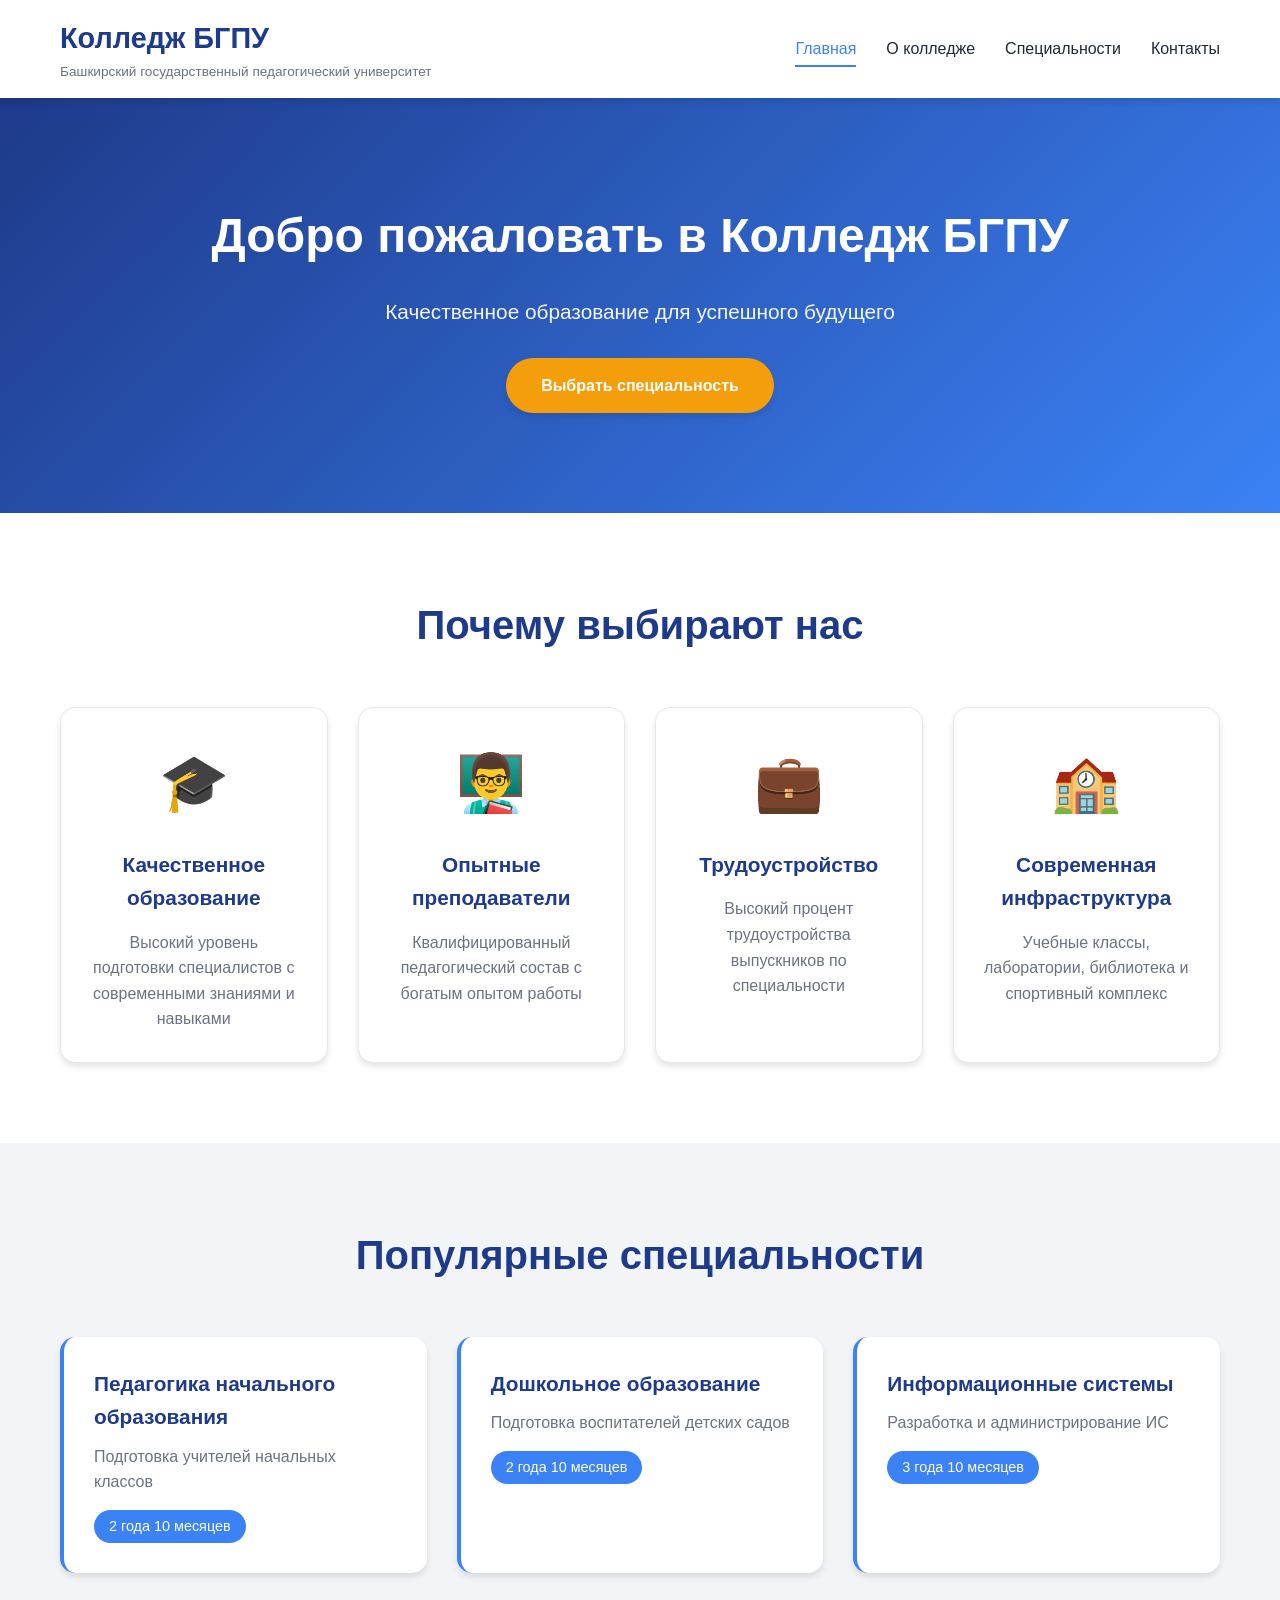
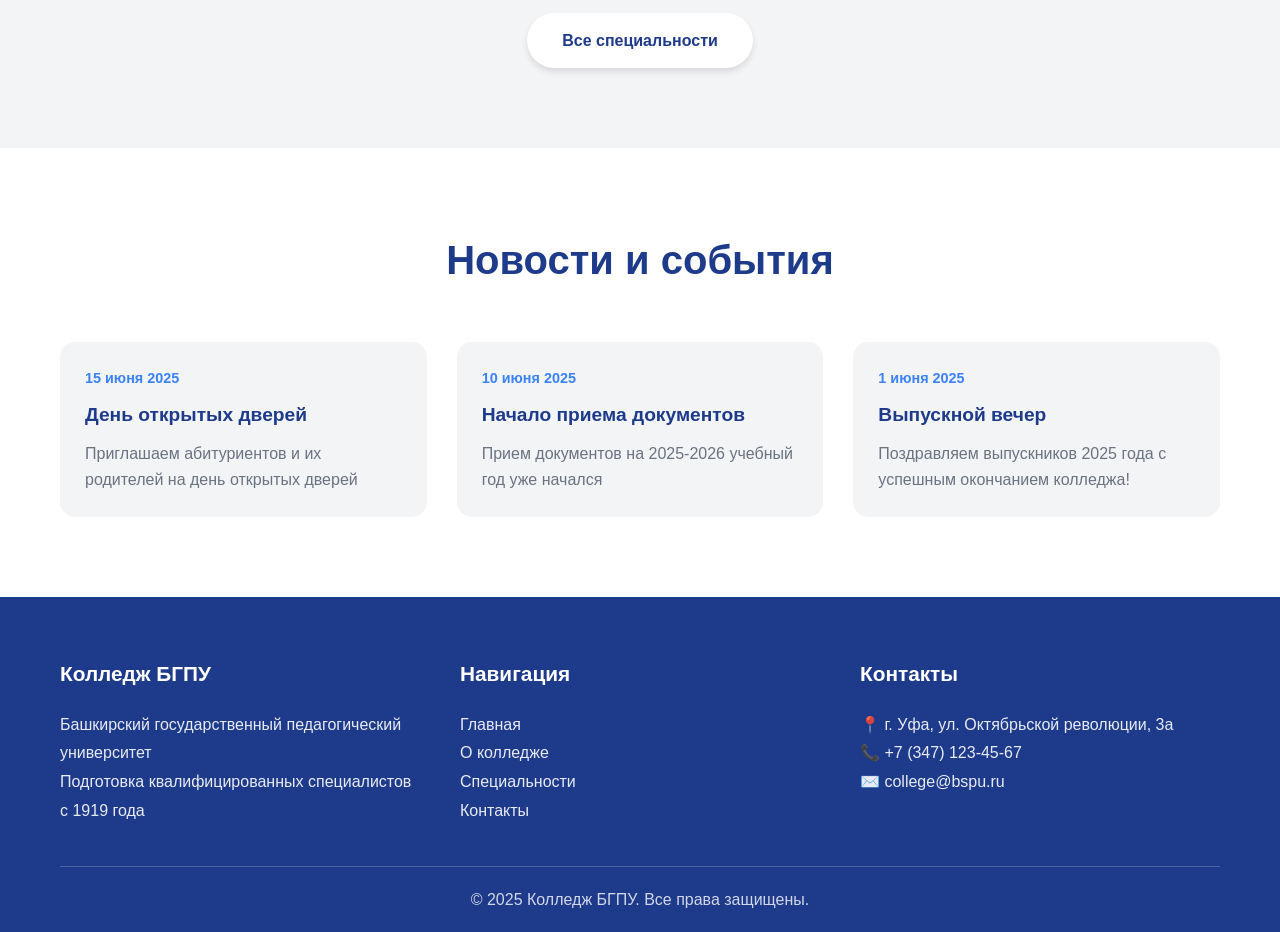
<file: колледж бгпу/index.html>
<!DOCTYPE html>
<html lang="ru">
<head>
    <meta charset="UTF-8">
    <meta name="viewport" content="width=device-width, initial-scale=1.0">
    <title>Колледж БГПУ - Башкирский государственный педагогический университет</title>
    <link rel="stylesheet" href="style.css">
</head>
<body>
    <header>
        <div class="container">
            <div class="logo">
                <h1>Колледж БГПУ</h1>
                <p>Башкирский государственный педагогический университет</p>
            </div>
            <nav>
                <ul>
                    <li><a href="index.html" class="active">Главная</a></li>
                    <li><a href="about.html">О колледже</a></li>
                    <li><a href="programs.html">Специальности</a></li>
                    <li><a href="contacts.html">Контакты</a></li>
                </ul>
            </nav>
        </div>
    </header>

    <section class="hero">
        <div class="container">
            <h2>Добро пожаловать в Колледж БГПУ</h2>
            <p>Качественное образование для успешного будущего</p>
            <a href="programs.html" class="btn">Выбрать специальность</a>
        </div>
    </section>

    <section class="features">
        <div class="container">
            <h2>Почему выбирают нас</h2>
            <div class="features-grid">
                <div class="feature-card">
                    <div class="icon">🎓</div>
                    <h3>Качественное образование</h3>
                    <p>Высокий уровень подготовки специалистов с современными знаниями и навыками</p>
                </div>
                <div class="feature-card">
                    <div class="icon">👨‍🏫</div>
                    <h3>Опытные преподаватели</h3>
                    <p>Квалифицированный педагогический состав с богатым опытом работы</p>
                </div>
                <div class="feature-card">
                    <div class="icon">💼</div>
                    <h3>Трудоустройство</h3>
                    <p>Высокий процент трудоустройства выпускников по специальности</p>
                </div>
                <div class="feature-card">
                    <div class="icon">🏫</div>
                    <h3>Современная инфраструктура</h3>
                    <p>Учебные классы, лаборатории, библиотека и спортивный комплекс</p>
                </div>
            </div>
        </div>
    </section>

    <section class="programs-preview">
        <div class="container">
            <h2>Популярные специальности</h2>
            <div class="programs-grid">
                <div class="program-card">
                    <h3>Педагогика начального образования</h3>
                    <p>Подготовка учителей начальных классов</p>
                    <span class="duration">2 года 10 месяцев</span>
                </div>
                <div class="program-card">
                    <h3>Дошкольное образование</h3>
                    <p>Подготовка воспитателей детских садов</p>
                    <span class="duration">2 года 10 месяцев</span>
                </div>
                <div class="program-card">
                    <h3>Информационные системы</h3>
                    <p>Разработка и администрирование ИС</p>
                    <span class="duration">3 года 10 месяцев</span>
                </div>
            </div>
            <a href="programs.html" class="btn btn-secondary">Все специальности</a>
        </div>
    </section>

    <section class="news">
        <div class="container">
            <h2>Новости и события</h2>
            <div class="news-grid">
                <div class="news-card">
                    <div class="news-date">15 июня 2025</div>
                    <h3>День открытых дверей</h3>
                    <p>Приглашаем абитуриентов и их родителей на день открытых дверей</p>
                </div>
                <div class="news-card">
                    <div class="news-date">10 июня 2025</div>
                    <h3>Начало приема документов</h3>
                    <p>Прием документов на 2025-2026 учебный год уже начался</p>
                </div>
                <div class="news-card">
                    <div class="news-date">1 июня 2025</div>
                    <h3>Выпускной вечер</h3>
                    <p>Поздравляем выпускников 2025 года с успешным окончанием колледжа!</p>
                </div>
            </div>
        </div>
    </section>

    <footer>
        <div class="container">
            <div class="footer-content">
                <div class="footer-section">
                    <h3>Колледж БГПУ</h3>
                    <p>Башкирский государственный педагогический университет</p>
                    <p>Подготовка квалифицированных специалистов с 1919 года</p>
                </div>
                <div class="footer-section">
                    <h3>Навигация</h3>
                    <ul>
                        <li><a href="index.html">Главная</a></li>
                        <li><a href="about.html">О колледже</a></li>
                        <li><a href="programs.html">Специальности</a></li>
                        <li><a href="contacts.html">Контакты</a></li>
                    </ul>
                </div>
                <div class="footer-section">
                    <h3>Контакты</h3>
                    <p>📍 г. Уфа, ул. Октябрьской революции, 3а</p>
                    <p>📞 +7 (347) 123-45-67</p>
                    <p>✉️ college@bspu.ru</p>
                </div>
            </div>
            <div class="footer-bottom">
                <p>&copy; 2025 Колледж БГПУ. Все права защищены.</p>
            </div>
        </div>
    </footer>
</body>
</html>
</file>
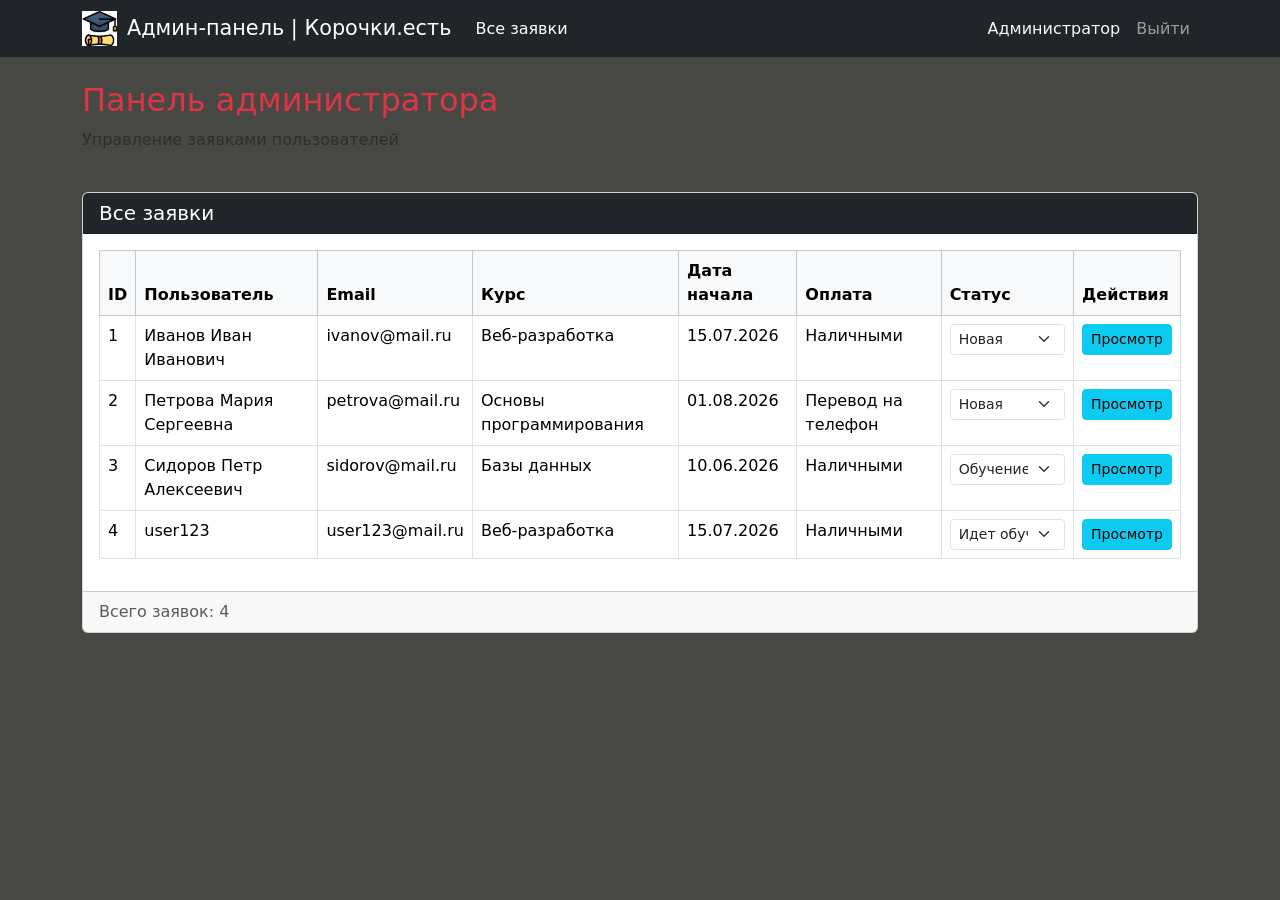
<file: admin.html>
<!DOCTYPE html>
<html lang="ru">
<head>
    <meta charset="UTF-8">
    <meta name="viewport" content="width=device-width, initial-scale=1.0">
    <title>Панель администратора - Коробки.есть</title>
    <link href="https://cdn.jsdelivr.net/npm/bootstrap@5.3.0/dist/css/bootstrap.min.css" rel="stylesheet">
    <link rel="stylesheet" href="style.css">

</head>
<body>
    <nav class="navbar navbar-expand-lg navbar-dark bg-dark">
        <div class="container">
            <div class="logo-container">
                <img src="icon.png" alt="Logo" class="logo-icon">
                <a class="navbar-brand" href="#">Админ-панель | Корочки.есть</a>
            </div>
            <button class="navbar-toggler" type="button" data-bs-toggle="collapse" data-bs-target="#navbarNav">
                <span class="navbar-toggler-icon"></span>
            </button>
            <div class="collapse navbar-collapse" id="navbarNav">
                <ul class="navbar-nav me-auto">
                    <li class="nav-item">
                        <a class="nav-link active" href="admin.html">Все заявки</a>
                    </li>
                </ul>
                <ul class="navbar-nav">
                    <li class="nav-item">
                        <span class="nav-link text-light">Администратор</span>
                    </li>
                    <li class="nav-item">
                        <a class="nav-link" href="auth.html">Выйти</a>
                    </li>
                </ul>
            </div>
        </div>
    </nav>

    <div class="container mt-4">
        <div class="row mb-4">
            <div class="col">
                <h2 class="text-danger">Панель администратора</h2>
                <p class="text-muted">Управление заявками пользователей</p>
            </div>
        </div>

        <div class="card">
            <div class="card-header bg-dark text-white">
                <h5 class="mb-0">Все заявки</h5>
            </div>
            <div class="card-body">
                <div class="table-responsive">
                    <table class="table table-bordered table-hover">
                        <thead class="table-light">
                            <tr>
                                <th>ID</th>
                                <th>Пользователь</th>
                                <th>Email</th>
                                <th>Курс</th>
                                <th>Дата начала</th>
                                <th>Оплата</th>
                                <th>Статус</th>
                                <th>Действия</th>
                            </tr>
                        </thead>
                        <tbody>
                            <tr>
                                <td>1</td>
                                <td>Иванов Иван Иванович</td>
                                <td>ivanov@mail.ru</td>
                                <td>Веб-разработка</td>
                                <td>15.07.2026</td>
                                <td>Наличными</td>
                                <td>
                                    <select class="form-select form-select-sm" onchange="updateStatus(this, 1)">
                                        <option value="new" selected>Новая</option>
                                        <option value="inprogress">Идет обучение</option>
                                        <option value="completed">Обучение завершено</option>
                                    </select>
                                </td>
                                <td>
                                    <button class="btn btn-sm btn-info" onclick="viewDetails(1)">
                                        Просмотр
                                    </button>
                                </td>
                            </tr>
                            <tr>
                                <td>2</td>
                                <td>Петрова Мария Сергеевна</td>
                                <td>petrova@mail.ru</td>
                                <td>Основы программирования</td>
                                <td>01.08.2026</td>
                                <td>Перевод на телефон</td>
                                <td>
                                    <select class="form-select form-select-sm" onchange="updateStatus(this, 2)">
                                        <option value="new" selected>Новая</option>
                                        <option value="inprogress">Идет обучение</option>
                                        <option value="completed">Обучение завершено</option>
                                    </select>
                                </td>
                                <td>
                                    <button class="btn btn-sm btn-info" onclick="viewDetails(2)">
                                        Просмотр
                                    </button>
                                </td>
                            </tr>
                            <tr>
                                <td>3</td>
                                <td>Сидоров Петр Алексеевич</td>
                                <td>sidorov@mail.ru</td>
                                <td>Базы данных</td>
                                <td>10.06.2026</td>
                                <td>Наличными</td>
                                <td>
                                    <select class="form-select form-select-sm" onchange="updateStatus(this, 3)">
                                        <option value="new">Новая</option>
                                        <option value="inprogress">Идет обучение</option>
                                        <option value="completed" selected>Обучение завершено</option>
                                    </select>
                                </td>
                                <td>
                                    <button class="btn btn-sm btn-info" onclick="viewDetails(3)">
                                        Просмотр
                                    </button>
                                </td>
                            </tr>
                            <tr>
                                <td>4</td>
                                <td>user123</td>
                                <td>user123@mail.ru</td>
                                <td>Веб-разработка</td>
                                <td>15.07.2026</td>
                                <td>Наличными</td>
                                <td>
                                    <select class="form-select form-select-sm" onchange="updateStatus(this, 4)">
                                        <option value="new">Новая</option>
                                        <option value="inprogress" selected>Идет обучение</option>
                                        <option value="completed">Обучение завершено</option>
                                    </select>
                                </td>
                                <td>
                                    <button class="btn btn-sm btn-info" onclick="viewDetails(4)">
                                        Просмотр
                                    </button>
                                </td>
                            </tr>
                        </tbody>
                    </table>
                </div>
            </div>
            <div class="card-footer text-muted">
                Всего заявок: 4
            </div>
        </div>
    </div>

   
</body>
</html>
</file>
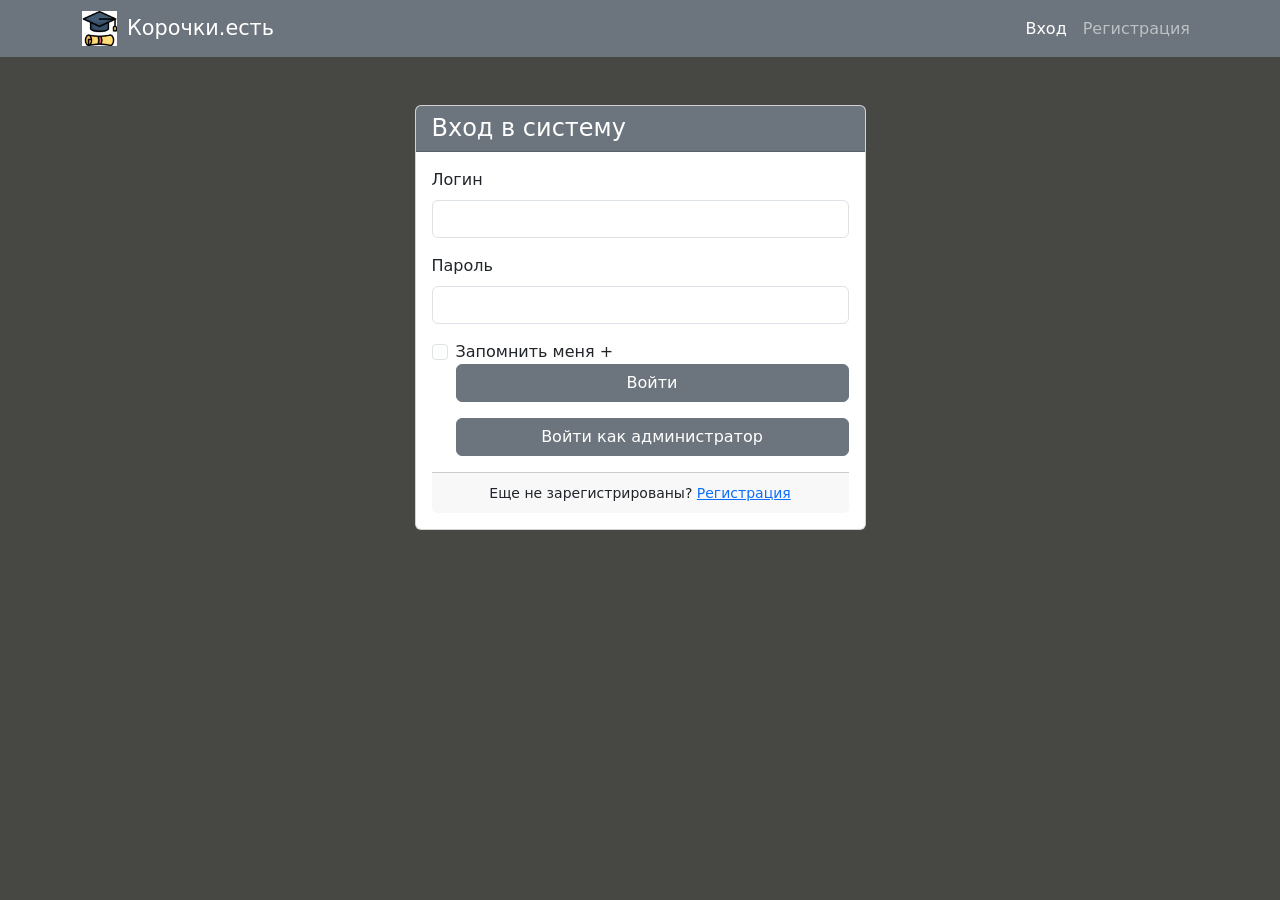
<file: auth.html>
<!DOCTYPE html>
<html lang="ru">
<head>
    <meta charset="UTF-8">
    <meta name="viewport" content="width=device-width, initial-scale=1.0">
    <title>Вход - Коробки.есть</title>
    <link href="https://cdn.jsdelivr.net/npm/bootstrap@5.3.0/dist/css/bootstrap.min.css" rel="stylesheet">
    <link rel="stylesheet" href="style.css">

</head>
<body>
    <nav class="navbar navbar-expand-lg navbar-dark bg-secondary">
        <div class="container">
            <div class="logo-container">
                <img src="icon.png" alt="Logo" class="logo-icon">
                <a class="navbar-brand" href="#">Корочки.есть</a>
            </div>
            <div class="navbar-nav">
                <a class="nav-link active" href="auth.html">Вход</a>
                <a class="nav-link" href="index.html">Регистрация</a>
            </div>
        </div>
    </nav>

    <div class="container mt-5">
        <div class="row justify-content-center">
            <div class="col-md-5">
                <div class="card">
                    <div class="card-header bg-secondary text-white">
                        <h4 class="mb-0">Вход в систему</h4>
                    </div>
                    <div class="card-body">
                        <form id="loginForm">
                            <div class="mb-3">
                                <label for="login" class="form-label">Логин</label>
                                <input type="text" class="form-control" id="login" name="login" required>
                            </div>

                            <div class="mb-3">
                                <label for="password" class="form-label">Пароль</label>
                                <input type="password" class="form-control" id="password" name="password" required>
                            </div>

                            <div class="mb-3 form-check">
                                <input type="checkbox" class="form-check-input" id="remember">
                                <label class="form-check-label" for="remember">Запомнить меня</label>
+                            <div id="errorMsg" class="alert alert-danger d-none"></div>

                            <div class="d-grid gap-2">
                                <a href="dashboard.html" class="btn btn-secondary">Войти</a>
                            </div>
                            <p></p>
                             <div class="d-grid gap-2">
                                <a href="admin.html" class="btn btn-secondary">Войти как администратор</a>
                            </div>
                        </form>
                    </div>
                    <div class="card-footer text-center">
                        <small>Еще не зарегистрированы? <a href="index.html">Регистрация</a></small>
                    </div>
                </div>
            </div>
        </div>
    </div>

    
</body>
</html>
</file>
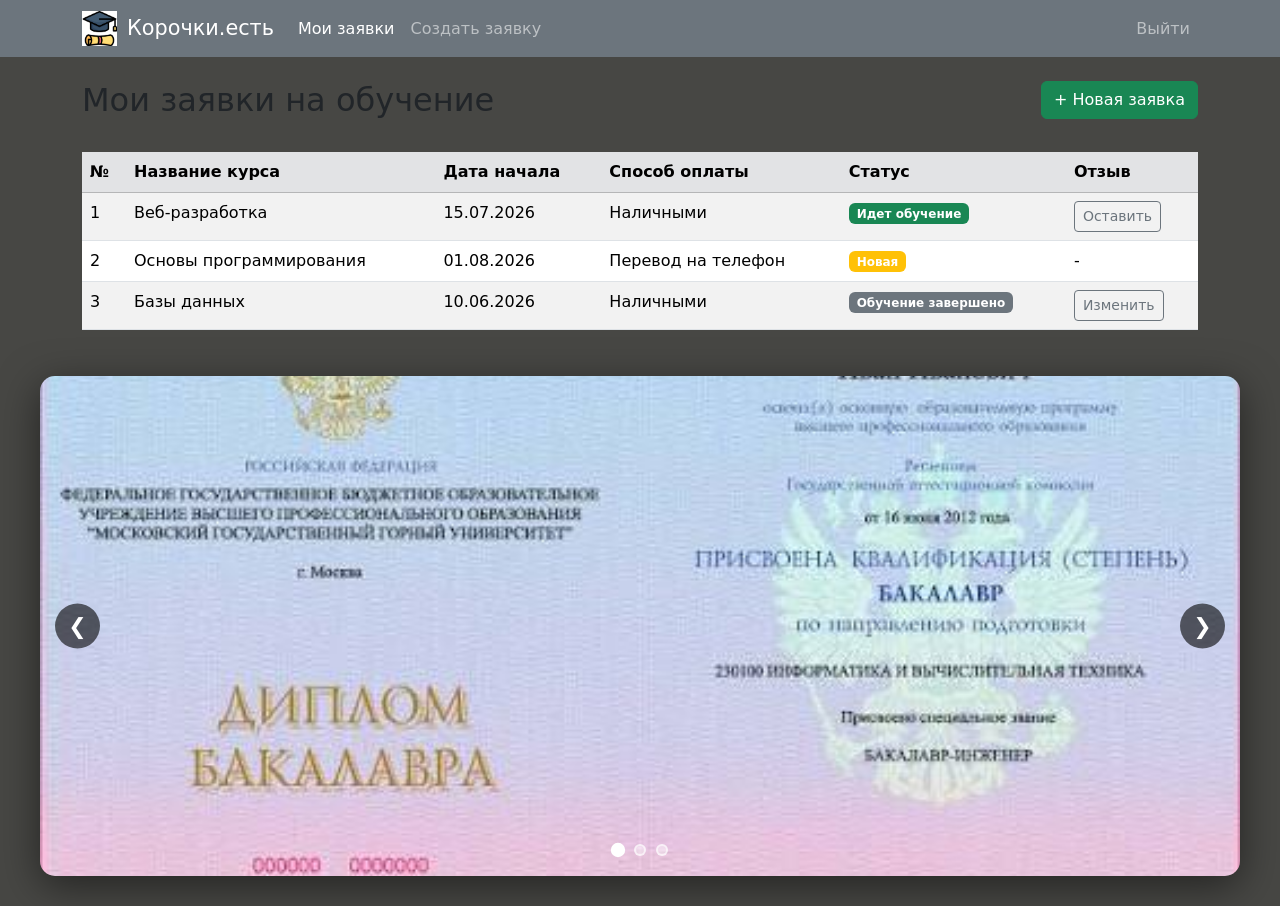
<file: dashboard.html>
<!DOCTYPE html>
<html lang="ru">
<head>
    <meta charset="UTF-8">
    <meta name="viewport" content="width=device-width, initial-scale=1.0">
    <title>Мои заявки - Коробки.есть</title>
    <link href="https://cdn.jsdelivr.net/npm/bootstrap@5.3.0/dist/css/bootstrap.min.css" rel="stylesheet">
    <link rel="stylesheet" href="style.css">

</head>
<body>
    <nav class="navbar navbar-expand-lg navbar-dark bg-secondary">
        <div class="container">
            <div class="logo-container">
                <img src="icon.png" alt="Logo" class="logo-icon">
                <a class="navbar-brand" href="#">Корочки.есть</a>
            </div>
            <button class="navbar-toggler" type="button" data-bs-toggle="collapse" data-bs-target="#navbarNav">
                <span class="navbar-toggler-icon"></span>
            </button>
            <div class="collapse navbar-collapse" id="navbarNav">
                <ul class="navbar-nav me-auto">
                    <li class="nav-item">
                        <a class="nav-link active" href="dashboard.html">Мои заявки</a>
                    </li>
                    <li class="nav-item">
                        <a class="nav-link" href="application.html">Создать заявку</a>
                    </li>
                </ul>
                <ul class="navbar-nav">
                    <li class="nav-item">
                        <a class="nav-link" href="auth.html">Выйти</a>
                    </li>
                </ul>
            </div>
        </div>
    </nav>

    <!-- Slider Section -->
   

    <div class="container mt-4">
        <div class="row mb-4">
            <div class="col">
                <h2>Мои заявки на обучение</h2>
            </div>
            <div class="col text-end">
                <a href="application.html" class="btn btn-success">+ Новая заявка</a>
            </div>
        </div>

        <div class="table-responsive">
            <table class="table table-striped table-hover">
                <thead class="table-secondary">
                    <tr>
                        <th>№</th>
                        <th>Название курса</th>
                        <th>Дата начала</th>
                        <th>Способ оплаты</th>
                        <th>Статус</th>
                        <th>Отзыв</th>
                    </tr>
                </thead>
                <tbody id="requestsTable">
                    <tr>
                        <td>1</td>
                        <td>Веб-разработка</td>
                        <td>15.07.2026</td>
                        <td>Наличными</td>
                        <td><span class="badge bg-success">Идет обучение</span></td>
                        <td>
                            <button class="btn btn-sm btn-outline-secondary" data-bs-toggle="modal" data-bs-target="#reviewModal1">
                                Оставить
                            </button>
                        </td>
                    </tr>
                    <tr>
                        <td>2</td>
                        <td>Основы программирования</td>
                        <td>01.08.2026</td>
                        <td>Перевод на телефон</td>
                        <td><span class="badge bg-warning">Новая</span></td>
                        <td>-</td>
                    </tr>
                    <tr>
                        <td>3</td>
                        <td>Базы данных</td>
                        <td>10.06.2026</td>
                        <td>Наличными</td>
                        <td><span class="badge bg-secondary">Обучение завершено</span></td>
                        <td>
                            <button class="btn btn-sm btn-outline-secondary" data-bs-toggle="modal" data-bs-target="#reviewModal2">
                                Изменить
                            </button>
                        </td>
                    </tr>
                </tbody>
            </table>
        </div>
    </div>
     <div class="slider-container">
        <div class="slider">
            <div class="slide active">
                <img src="slider/1.jpg" alt="Slide 1">
            </div>
            <div class="slide">
                <img src="slider/2.jpg" alt="Slide 2">
            </div>
            <div class="slide">
                <img src="slider/3.jpg" alt="Slide 3">
            </div>
        </div>
        <button class="slider-arrow prev">&#10094;</button>
        <button class="slider-arrow next">&#10095;</button>
        <div class="slider-dots">
            <span class="dot active"></span>
            <span class="dot"></span>
            <span class="dot"></span>
        </div>
    </div>

    <!-- Модальное окно для отзыва -->
    <div class="modal fade" id="reviewModal1" tabindex="-1">
        <div class="modal-dialog">
            <div class="modal-content">
                <div class="modal-header">
                    <h5 class="modal-title">Оставить отзыв</h5>
                    <button type="button" class="btn-close" data-bs-dismiss="modal"></button>
                </div>
                <div class="modal-body">
                    <form>
                        <div class="mb-3">
                            <label class="form-label">Ваш отзыв о курсе</label>
                            <textarea class="form-control" rows="3"></textarea>
                        </div>
                        <div class="mb-3">
                            <label class="form-label">Оценка</label>
                            <select class="form-select">
                                <option>5 - Отлично</option>
                                <option>4 - Хорошо</option>
                                <option>3 - Удовлетворительно</option>
                                <option>2 - Неудовлетворительно</option>
                            </select>
                        </div>
                    </form>
                </div>
                <div class="modal-footer">
                    <button type="button" class="btn btn-secondary" data-bs-dismiss="modal">Отмена</button>
                    <button type="button" class="btn btn-secondary">Отправить отзыв</button>
                </div>
            </div>
        </div>
    </div>

    <div class="modal fade" id="reviewModal2" tabindex="-1">
        <div class="modal-dialog">
            <div class="modal-content">
                <div class="modal-header">
                    <h5 class="modal-title">Отзыв о курсе "Базы данных"</h5>
                    <button type="button" class="btn-close" data-bs-dismiss="modal"></button>
                </div>
                <div class="modal-body">
                    <p><strong>Ваш отзыв:</strong> Отличный курс, все понятно объясняют!</p>
                    <p><strong>Оценка:</strong> 5 - Отлично</p>
                </div>
                <div class="modal-footer">
                    <button type="button" class="btn btn-secondary" data-bs-dismiss="modal">Закрыть</button>
                </div>
            </div>
        </div>
    </div>

    <script src="https://cdn.jsdelivr.net/npm/bootstrap@5.3.0/dist/js/bootstrap.bundle.min.js"></script>
    <script src="script.js" defer></script>
</body>
</html>
</file>
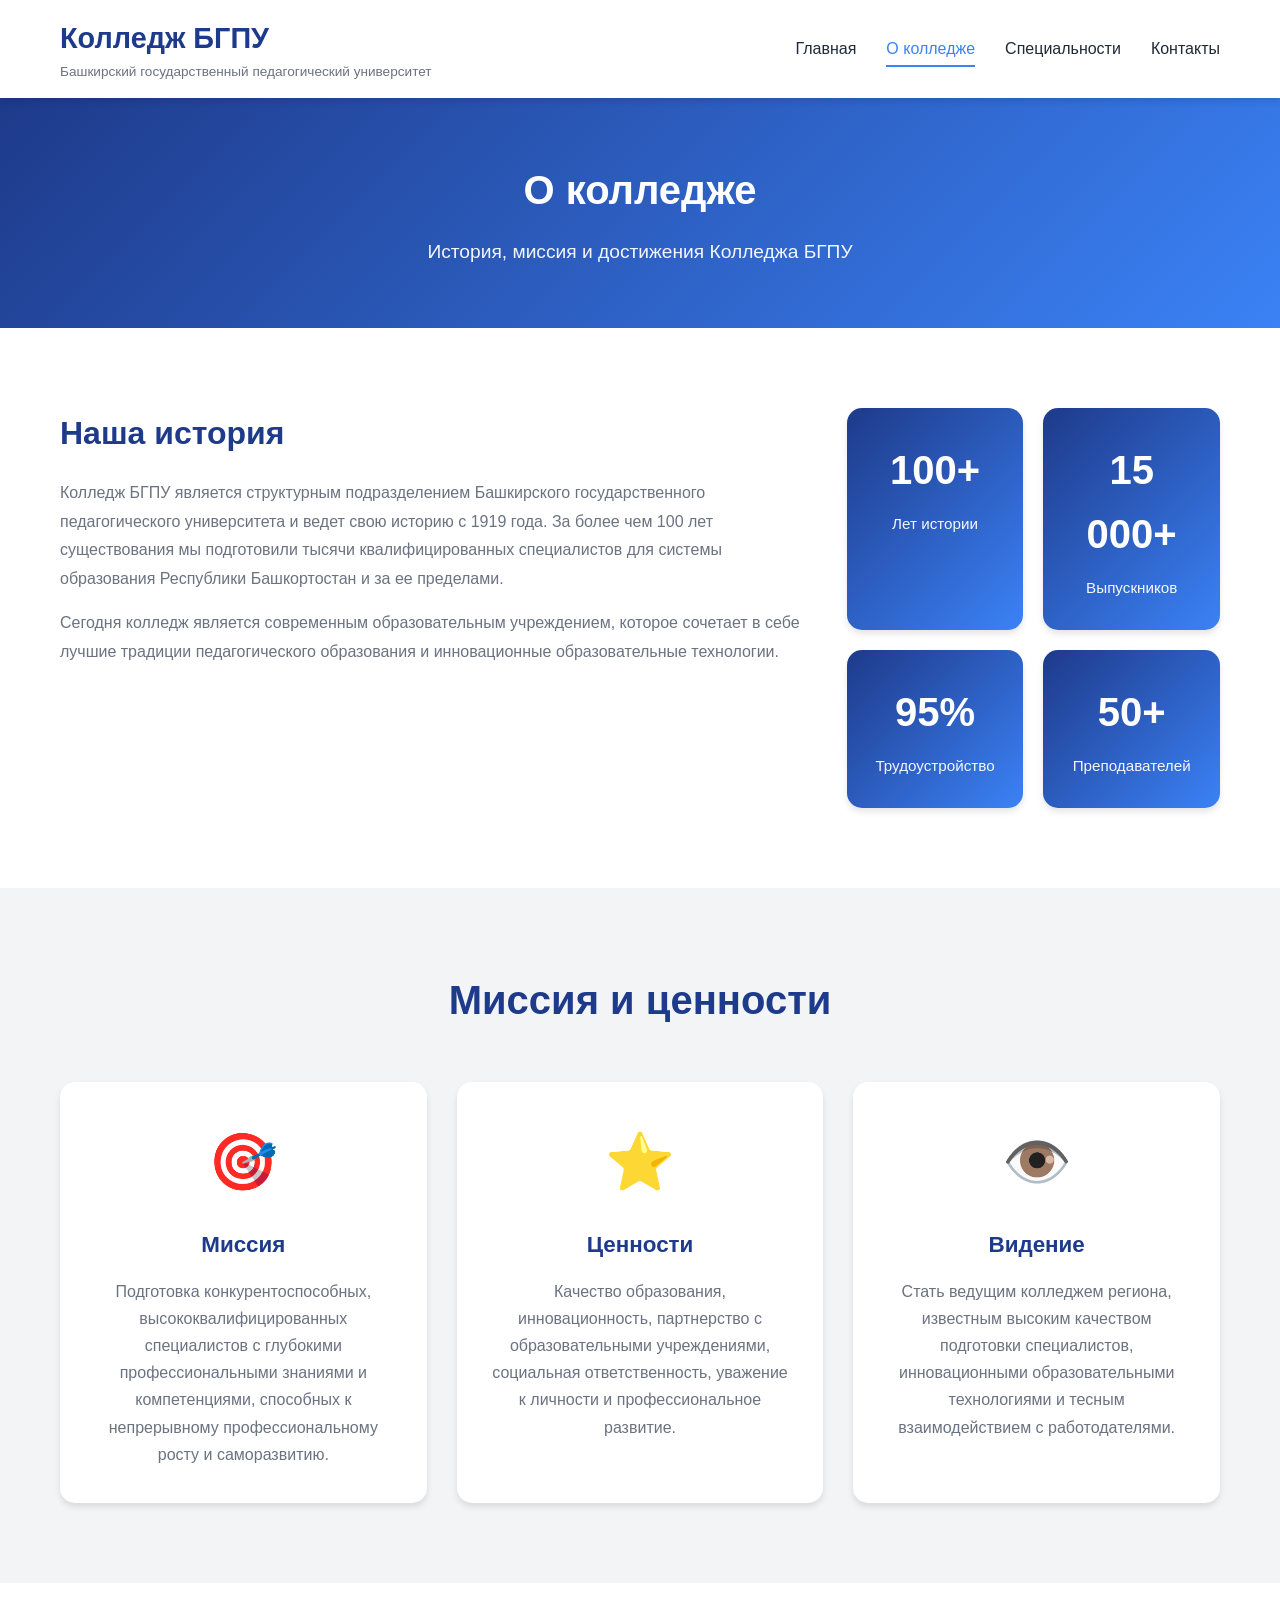
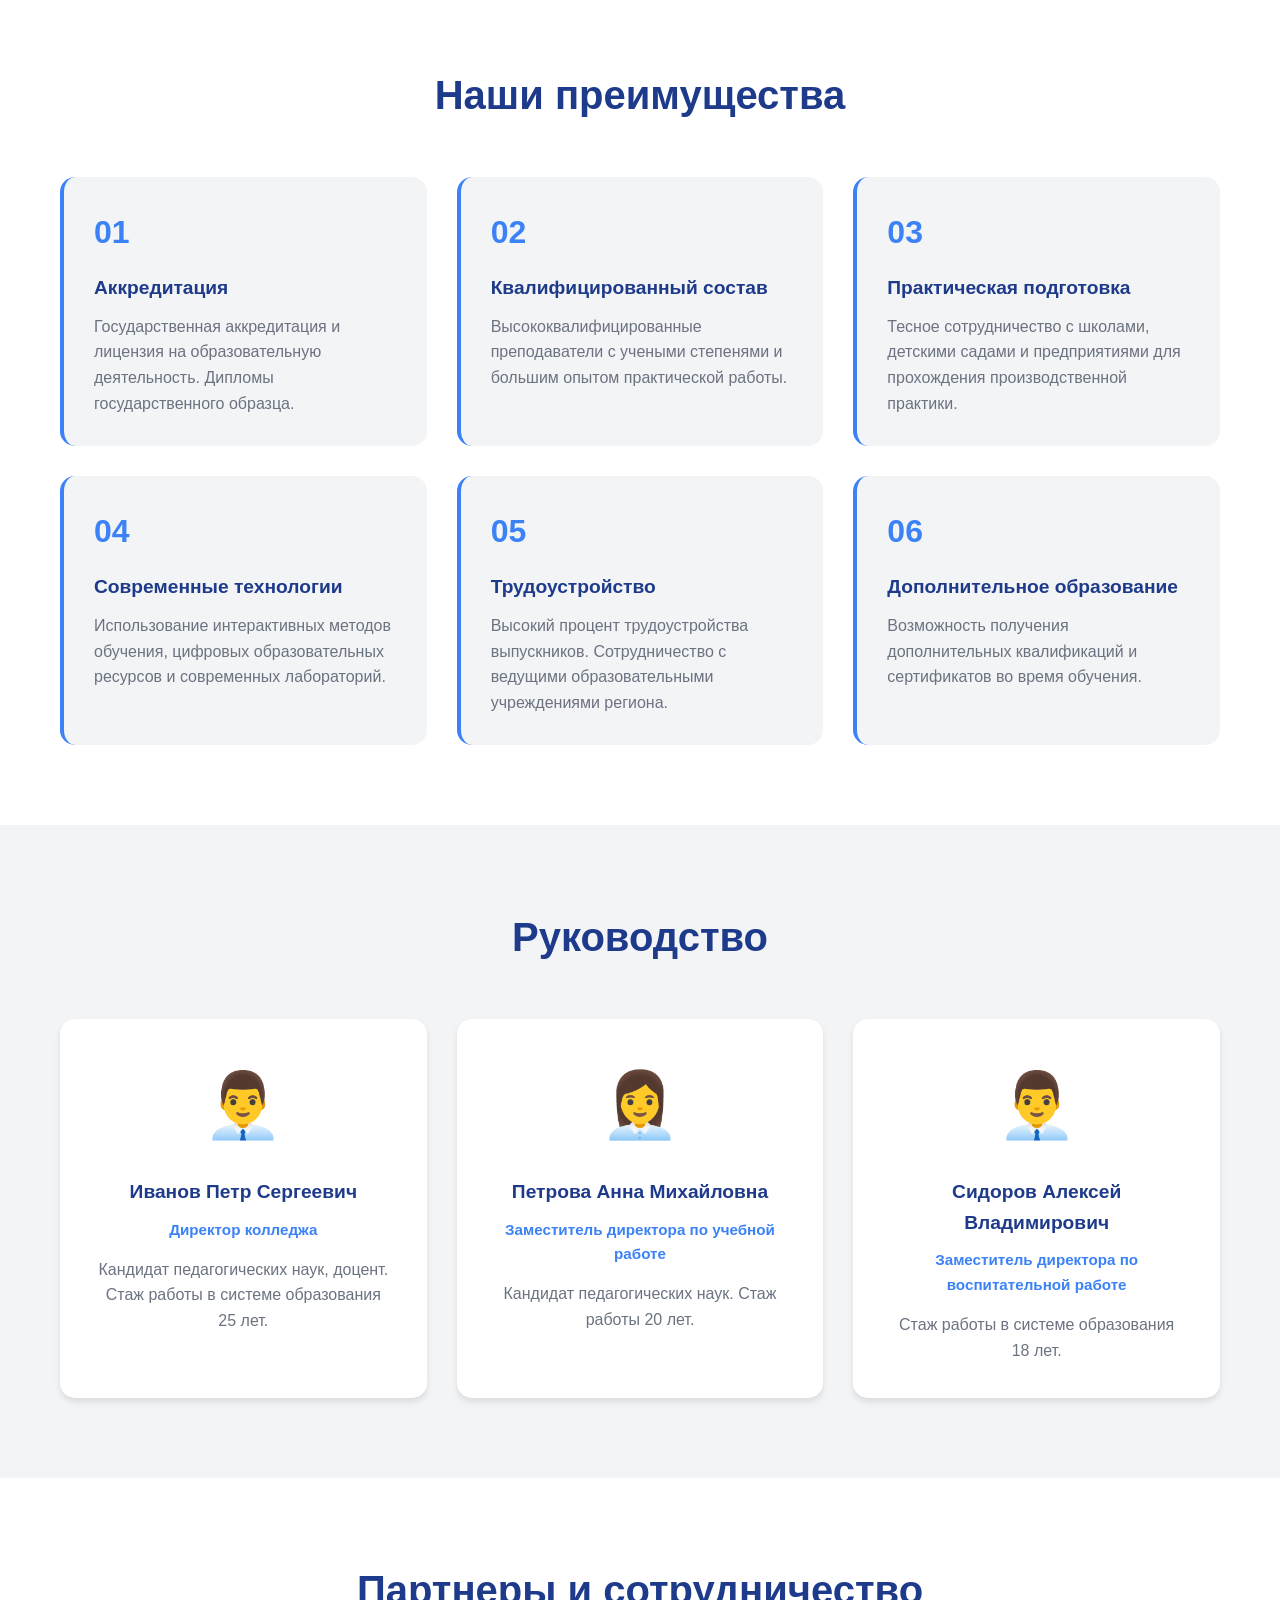
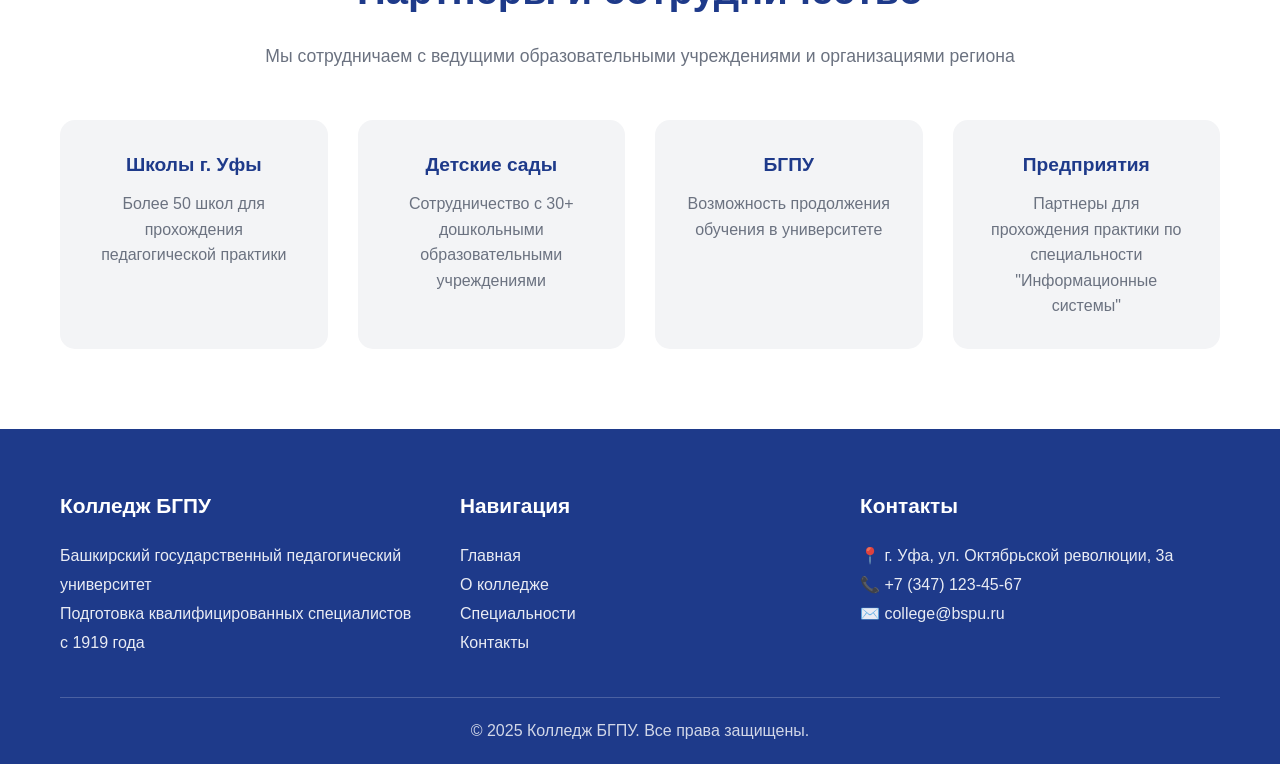
<file: колледж бгпу/about.html>
<!DOCTYPE html>
<html lang="ru">
<head>
    <meta charset="UTF-8">
    <meta name="viewport" content="width=device-width, initial-scale=1.0">
    <title>О колледже - Колледж БГПУ</title>
    <link rel="stylesheet" href="style.css">
</head>
<body>
    <header>
        <div class="container">
            <div class="logo">
                <h1>Колледж БГПУ</h1>
                <p>Башкирский государственный педагогический университет</p>
            </div>
            <nav>
                <ul>
                    <li><a href="index.html">Главная</a></li>
                    <li><a href="about.html" class="active">О колледже</a></li>
                    <li><a href="programs.html">Специальности</a></li>
                    <li><a href="contacts.html">Контакты</a></li>
                </ul>
            </nav>
        </div>
    </header>

    <section class="page-header">
        <div class="container">
            <h1>О колледже</h1>
            <p>История, миссия и достижения Колледжа БГПУ</p>
        </div>
    </section>

    <section class="about-intro">
        <div class="container">
            <div class="about-content">
                <div class="about-text">
                    <h2>Наша история</h2>
                    <p>Колледж БГПУ является структурным подразделением Башкирского государственного педагогического университета и ведет свою историю с 1919 года. За более чем 100 лет существования мы подготовили тысячи квалифицированных специалистов для системы образования Республики Башкортостан и за ее пределами.</p>
                    <p>Сегодня колледж является современным образовательным учреждением, которое сочетает в себе лучшие традиции педагогического образования и инновационные образовательные технологии.</p>
                </div>
                <div class="about-stats">
                    <div class="stat-card">
                        <div class="stat-number">100+</div>
                        <div class="stat-label">Лет истории</div>
                    </div>
                    <div class="stat-card">
                        <div class="stat-number">15 000+</div>
                        <div class="stat-label">Выпускников</div>
                    </div>
                    <div class="stat-card">
                        <div class="stat-number">95%</div>
                        <div class="stat-label">Трудоустройство</div>
                    </div>
                    <div class="stat-card">
                        <div class="stat-number">50+</div>
                        <div class="stat-label">Преподавателей</div>
                    </div>
                </div>
            </div>
        </div>
    </section>

    <section class="mission">
        <div class="container">
            <h2>Миссия и ценности</h2>
            <div class="mission-grid">
                <div class="mission-card">
                    <div class="mission-icon">🎯</div>
                    <h3>Миссия</h3>
                    <p>Подготовка конкурентоспособных, высококвалифицированных специалистов с глубокими профессиональными знаниями и компетенциями, способных к непрерывному профессиональному росту и саморазвитию.</p>
                </div>
                <div class="mission-card">
                    <div class="mission-icon">⭐</div>
                    <h3>Ценности</h3>
                    <p>Качество образования, инновационность, партнерство с образовательными учреждениями, социальная ответственность, уважение к личности и профессиональное развитие.</p>
                </div>
                <div class="mission-card">
                    <div class="mission-icon">👁️</div>
                    <h3>Видение</h3>
                    <p>Стать ведущим колледжем региона, известным высоким качеством подготовки специалистов, инновационными образовательными технологиями и тесным взаимодействием с работодателями.</p>
                </div>
            </div>
        </div>
    </section>

    <section class="advantages">
        <div class="container">
            <h2>Наши преимущества</h2>
            <div class="advantages-grid">
                <div class="advantage-item">
                    <div class="advantage-number">01</div>
                    <h3>Аккредитация</h3>
                    <p>Государственная аккредитация и лицензия на образовательную деятельность. Дипломы государственного образца.</p>
                </div>
                <div class="advantage-item">
                    <div class="advantage-number">02</div>
                    <h3>Квалифицированный состав</h3>
                    <p>Высококвалифицированные преподаватели с учеными степенями и большим опытом практической работы.</p>
                </div>
                <div class="advantage-item">
                    <div class="advantage-number">03</div>
                    <h3>Практическая подготовка</h3>
                    <p>Тесное сотрудничество с школами, детскими садами и предприятиями для прохождения производственной практики.</p>
                </div>
                <div class="advantage-item">
                    <div class="advantage-number">04</div>
                    <h3>Современные технологии</h3>
                    <p>Использование интерактивных методов обучения, цифровых образовательных ресурсов и современных лабораторий.</p>
                </div>
                <div class="advantage-item">
                    <div class="advantage-number">05</div>
                    <h3>Трудоустройство</h3>
                    <p>Высокий процент трудоустройства выпускников. Сотрудничество с ведущими образовательными учреждениями региона.</p>
                </div>
                <div class="advantage-item">
                    <div class="advantage-number">06</div>
                    <h3>Дополнительное образование</h3>
                    <p>Возможность получения дополнительных квалификаций и сертификатов во время обучения.</p>
                </div>
            </div>
        </div>
    </section>

    <section class="leadership">
        <div class="container">
            <h2>Руководство</h2>
            <div class="leadership-grid">
                <div class="leader-card">
                    <div class="leader-avatar">👨‍💼</div>
                    <h3>Иванов Петр Сергеевич</h3>
                    <p class="leader-position">Директор колледжа</p>
                    <p class="leader-info">Кандидат педагогических наук, доцент. Стаж работы в системе образования 25 лет.</p>
                </div>
                <div class="leader-card">
                    <div class="leader-avatar">👩‍💼</div>
                    <h3>Петрова Анна Михайловна</h3>
                    <p class="leader-position">Заместитель директора по учебной работе</p>
                    <p class="leader-info">Кандидат педагогических наук. Стаж работы 20 лет.</p>
                </div>
                <div class="leader-card">
                    <div class="leader-avatar">👨‍💼</div>
                    <h3>Сидоров Алексей Владимирович</h3>
                    <p class="leader-position">Заместитель директора по воспитательной работе</p>
                    <p class="leader-info">Стаж работы в системе образования 18 лет.</p>
                </div>
            </div>
        </div>
    </section>

    <section class="partners">
        <div class="container">
            <h2>Партнеры и сотрудничество</h2>
            <p class="partners-intro">Мы сотрудничаем с ведущими образовательными учреждениями и организациями региона</p>
            <div class="partners-grid">
                <div class="partner-card">
                    <h3>Школы г. Уфы</h3>
                    <p>Более 50 школ для прохождения педагогической практики</p>
                </div>
                <div class="partner-card">
                    <h3>Детские сады</h3>
                    <p>Сотрудничество с 30+ дошкольными образовательными учреждениями</p>
                </div>
                <div class="partner-card">
                    <h3>БГПУ</h3>
                    <p>Возможность продолжения обучения в университете</p>
                </div>
                <div class="partner-card">
                    <h3>Предприятия</h3>
                    <p>Партнеры для прохождения практики по специальности "Информационные системы"</p>
                </div>
            </div>
        </div>
    </section>

    <footer>
        <div class="container">
            <div class="footer-content">
                <div class="footer-section">
                    <h3>Колледж БГПУ</h3>
                    <p>Башкирский государственный педагогический университет</p>
                    <p>Подготовка квалифицированных специалистов с 1919 года</p>
                </div>
                <div class="footer-section">
                    <h3>Навигация</h3>
                    <ul>
                        <li><a href="index.html">Главная</a></li>
                        <li><a href="about.html">О колледже</a></li>
                        <li><a href="programs.html">Специальности</a></li>
                        <li><a href="contacts.html">Контакты</a></li>
                    </ul>
                </div>
                <div class="footer-section">
                    <h3>Контакты</h3>
                    <p>📍 г. Уфа, ул. Октябрьской революции, 3а</p>
                    <p>📞 +7 (347) 123-45-67</p>
                    <p>✉️ college@bspu.ru</p>
                </div>
            </div>
            <div class="footer-bottom">
                <p>&copy; 2025 Колледж БГПУ. Все права защищены.</p>
            </div>
        </div>
    </footer>
</body>
</html>
</file>
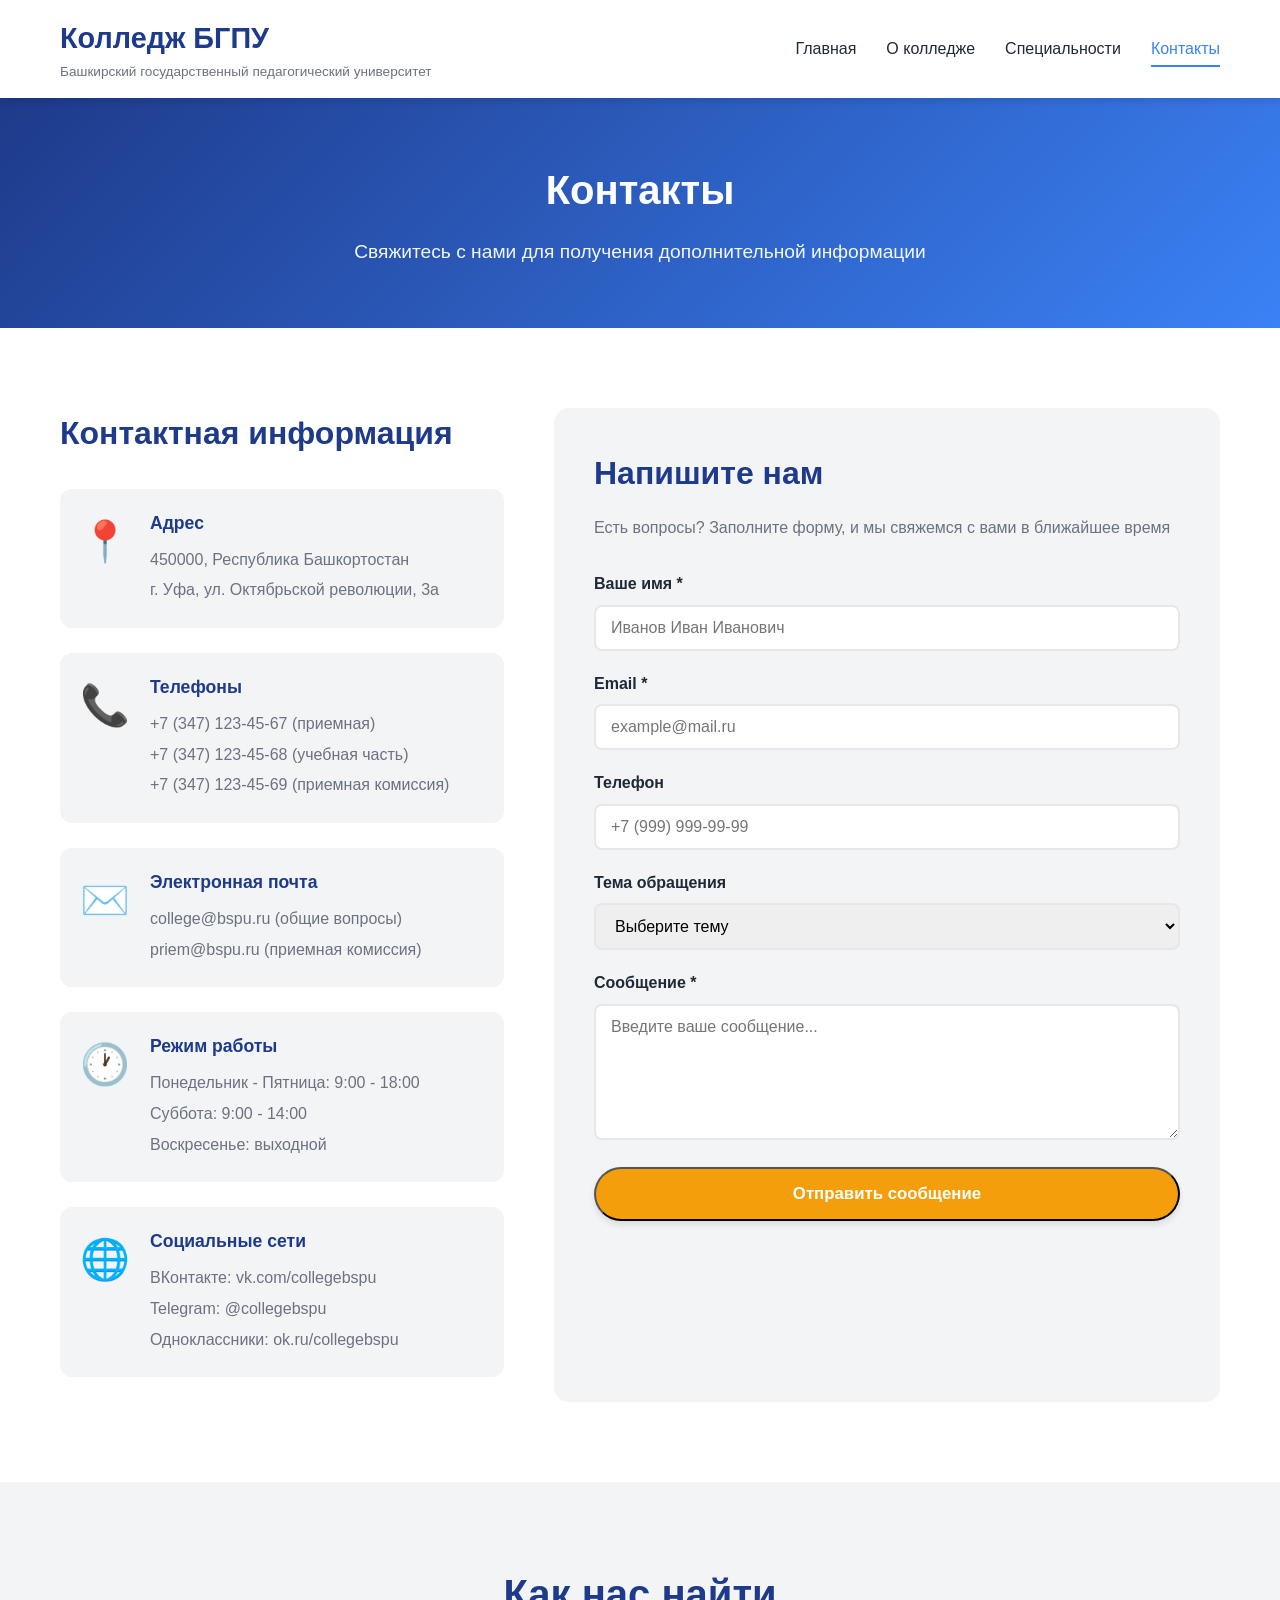
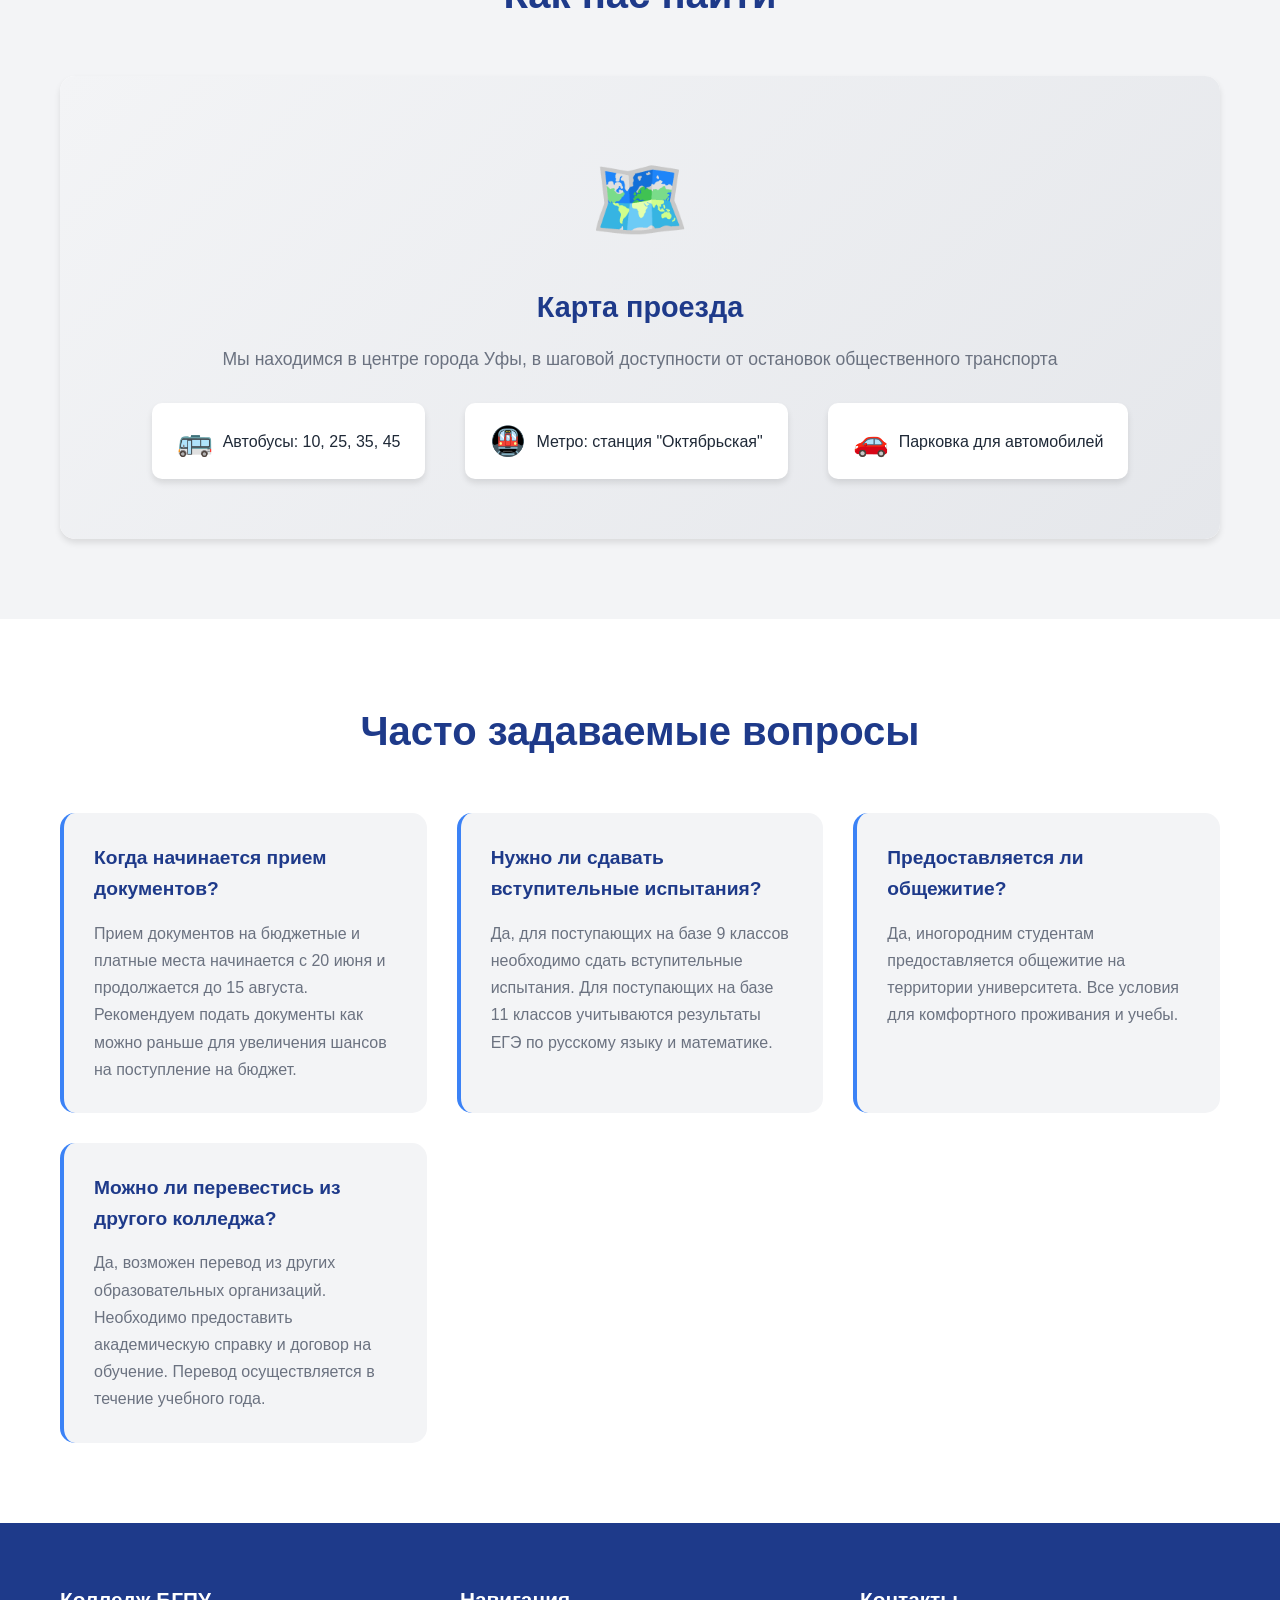
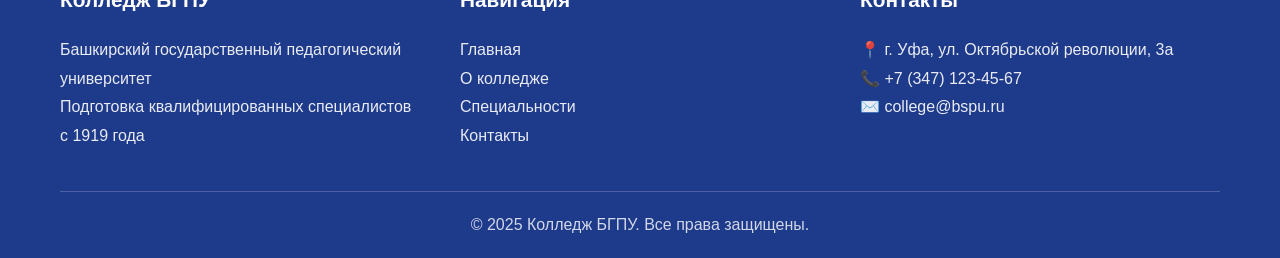
<file: колледж бгпу/contacts.html>
<!DOCTYPE html>
<html lang="ru">
<head>
    <meta charset="UTF-8">
    <meta name="viewport" content="width=device-width, initial-scale=1.0">
    <title>Контакты - Колледж БГПУ</title>
    <link rel="stylesheet" href="style.css">
</head>
<body>
    <header>
        <div class="container">
            <div class="logo">
                <h1>Колледж БГПУ</h1>
                <p>Башкирский государственный педагогический университет</p>
            </div>
            <nav>
                <ul>
                    <li><a href="index.html">Главная</a></li>
                    <li><a href="about.html">О колледже</a></li>
                    <li><a href="programs.html">Специальности</a></li>
                    <li><a href="contacts.html" class="active">Контакты</a></li>
                </ul>
            </nav>
        </div>
    </header>

    <section class="page-header">
        <div class="container">
            <h1>Контакты</h1>
            <p>Свяжитесь с нами для получения дополнительной информации</p>
        </div>
    </section>

    <section class="contacts-content">
        <div class="container">
            <div class="contacts-grid">
                <div class="contact-info">
                    <h2>Контактная информация</h2>
                    
                    <div class="contact-card">
                        <div class="contact-icon">📍</div>
                        <div class="contact-details">
                            <h3>Адрес</h3>
                            <p>450000, Республика Башкортостан</p>
                            <p>г. Уфа, ул. Октябрьской революции, 3а</p>
                        </div>
                    </div>

                    <div class="contact-card">
                        <div class="contact-icon">📞</div>
                        <div class="contact-details">
                            <h3>Телефоны</h3>
                            <p>+7 (347) 123-45-67 (приемная)</p>
                            <p>+7 (347) 123-45-68 (учебная часть)</p>
                            <p>+7 (347) 123-45-69 (приемная комиссия)</p>
                        </div>
                    </div>

                    <div class="contact-card">
                        <div class="contact-icon">✉️</div>
                        <div class="contact-details">
                            <h3>Электронная почта</h3>
                            <p>college@bspu.ru (общие вопросы)</p>
                            <p>priem@bspu.ru (приемная комиссия)</p>
                        </div>
                    </div>

                    <div class="contact-card">
                        <div class="contact-icon">🕐</div>
                        <div class="contact-details">
                            <h3>Режим работы</h3>
                            <p>Понедельник - Пятница: 9:00 - 18:00</p>
                            <p>Суббота: 9:00 - 14:00</p>
                            <p>Воскресенье: выходной</p>
                        </div>
                    </div>

                    <div class="contact-card">
                        <div class="contact-icon">🌐</div>
                        <div class="contact-details">
                            <h3>Социальные сети</h3>
                            <p>ВКонтакте: vk.com/collegebspu</p>
                            <p>Telegram: @collegebspu</p>
                            <p>Одноклассники: ok.ru/collegebspu</p>
                        </div>
                    </div>
                </div>

                <div class="contact-form-section">
                    <h2>Напишите нам</h2>
                    <p class="form-intro">Есть вопросы? Заполните форму, и мы свяжемся с вами в ближайшее время</p>
                    
                    <form class="contact-form" id="contactForm">
                        <div class="form-group">
                            <label for="name">Ваше имя *</label>
                            <input type="text" id="name" name="name" required placeholder="Иванов Иван Иванович">
                        </div>

                        <div class="form-group">
                            <label for="email">Email *</label>
                            <input type="email" id="email" name="email" required placeholder="example@mail.ru">
                        </div>

                        <div class="form-group">
                            <label for="phone">Телефон</label>
                            <input type="tel" id="phone" name="phone" placeholder="+7 (999) 999-99-99">
                        </div>

                        <div class="form-group">
                            <label for="subject">Тема обращения</label>
                            <select id="subject" name="subject">
                                <option value="">Выберите тему</option>
                                <option value="admission">Поступление</option>
                                <option value="programs">Образовательные программы</option>
                                <option value="documents">Документы и справки</option>
                                <option value="practice">Производственная практика</option>
                                <option value="other">Другое</option>
                            </select>
                        </div>

                        <div class="form-group">
                            <label for="message">Сообщение *</label>
                            <textarea id="message" name="message" rows="6" required placeholder="Введите ваше сообщение..."></textarea>
                        </div>

                        <button type="submit" class="btn">Отправить сообщение</button>
                    </form>
                </div>
            </div>
        </div>
    </section>

    <section class="map-section">
        <div class="container">
            <h2>Как нас найти</h2>
            <div class="map-container">
                <div class="map-placeholder">
                    <div class="map-icon">🗺️</div>
                    <h3>Карта проезда</h3>
                    <p>Мы находимся в центре города Уфы, в шаговой доступности от остановок общественного транспорта</p>
                    <div class="transport-info">
                        <div class="transport-item">
                            <span class="transport-icon">🚌</span>
                            <span>Автобусы: 10, 25, 35, 45</span>
                        </div>
                        <div class="transport-item">
                            <span class="transport-icon">🚇</span>
                            <span>Метро: станция "Октябрьская"</span>
                        </div>
                        <div class="transport-item">
                            <span class="transport-icon">🚗</span>
                            <span>Парковка для автомобилей</span>
                        </div>
                    </div>
                </div>
            </div>
        </div>
    </section>

    <section class="faq-section">
        <div class="container">
            <h2>Часто задаваемые вопросы</h2>
            <div class="faq-grid">
                <div class="faq-item">
                    <h3>Когда начинается прием документов?</h3>
                    <p>Прием документов на бюджетные и платные места начинается с 20 июня и продолжается до 15 августа. Рекомендуем подать документы как можно раньше для увеличения шансов на поступление на бюджет.</p>
                </div>
                <div class="faq-item">
                    <h3>Нужно ли сдавать вступительные испытания?</h3>
                    <p>Да, для поступающих на базе 9 классов необходимо сдать вступительные испытания. Для поступающих на базе 11 классов учитываются результаты ЕГЭ по русскому языку и математике.</p>
                </div>
                <div class="faq-item">
                    <h3>Предоставляется ли общежитие?</h3>
                    <p>Да, иногородним студентам предоставляется общежитие на территории университета. Все условия для комфортного проживания и учебы.</p>
                </div>
                <div class="faq-item">
                    <h3>Можно ли перевестись из другого колледжа?</h3>
                    <p>Да, возможен перевод из других образовательных организаций. Необходимо предоставить академическую справку и договор на обучение. Перевод осуществляется в течение учебного года.</p>
                </div>
            </div>
        </div>
    </section>

    <footer>
        <div class="container">
            <div class="footer-content">
                <div class="footer-section">
                    <h3>Колледж БГПУ</h3>
                    <p>Башкирский государственный педагогический университет</p>
                    <p>Подготовка квалифицированных специалистов с 1919 года</p>
                </div>
                <div class="footer-section">
                    <h3>Навигация</h3>
                    <ul>
                        <li><a href="index.html">Главная</a></li>
                        <li><a href="about.html">О колледже</a></li>
                        <li><a href="programs.html">Специальности</a></li>
                        <li><a href="contacts.html">Контакты</a></li>
                    </ul>
                </div>
                <div class="footer-section">
                    <h3>Контакты</h3>
                    <p>📍 г. Уфа, ул. Октябрьской революции, 3а</p>
                    <p>📞 +7 (347) 123-45-67</p>
                    <p>✉️ college@bspu.ru</p>
                </div>
            </div>
            <div class="footer-bottom">
                <p>&copy; 2025 Колледж БГПУ. Все права защищены.</p>
            </div>
        </div>
    </footer>

    <script>
        document.getElementById('contactForm').addEventListener('submit', function(e) {
            e.preventDefault();
            alert('Спасибо за ваше сообщение! Мы свяжемся с вами в ближайшее время.');
            this.reset();
        });
    </script>
</body>
</html>
</file>
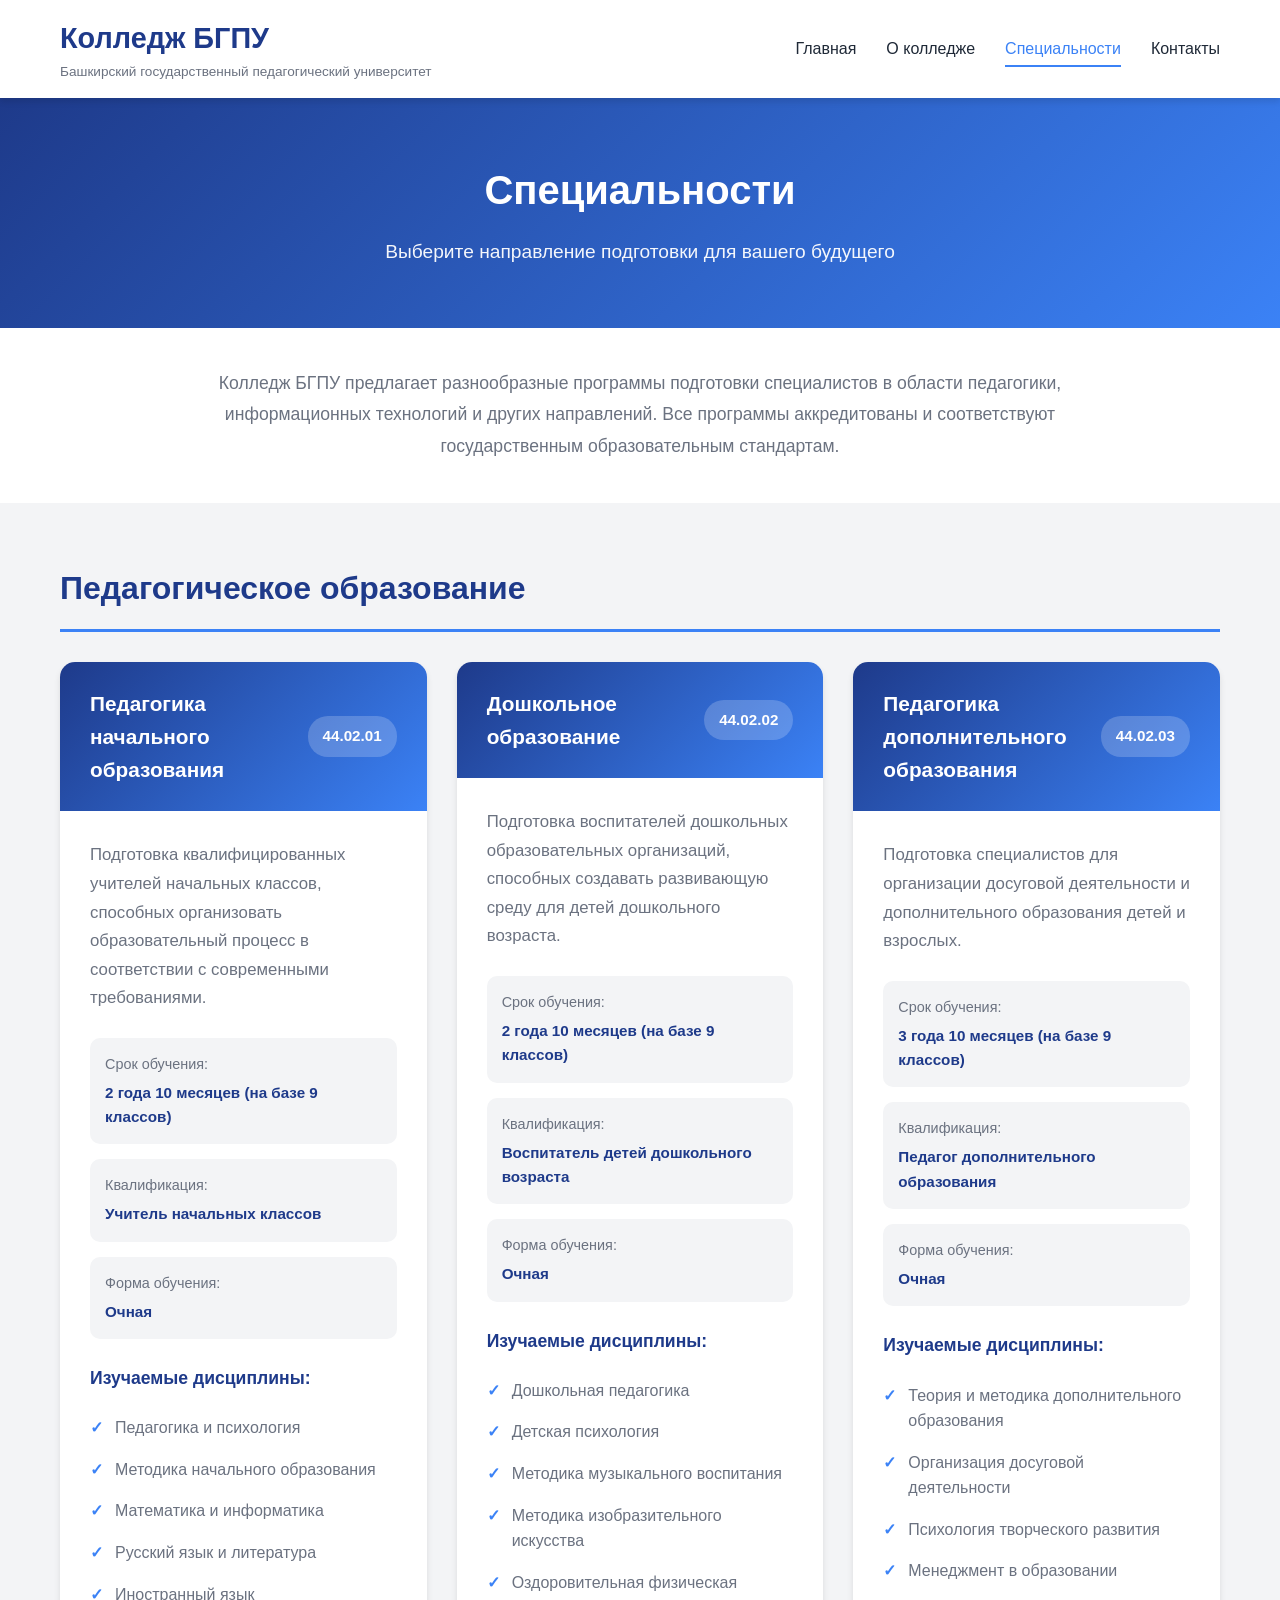
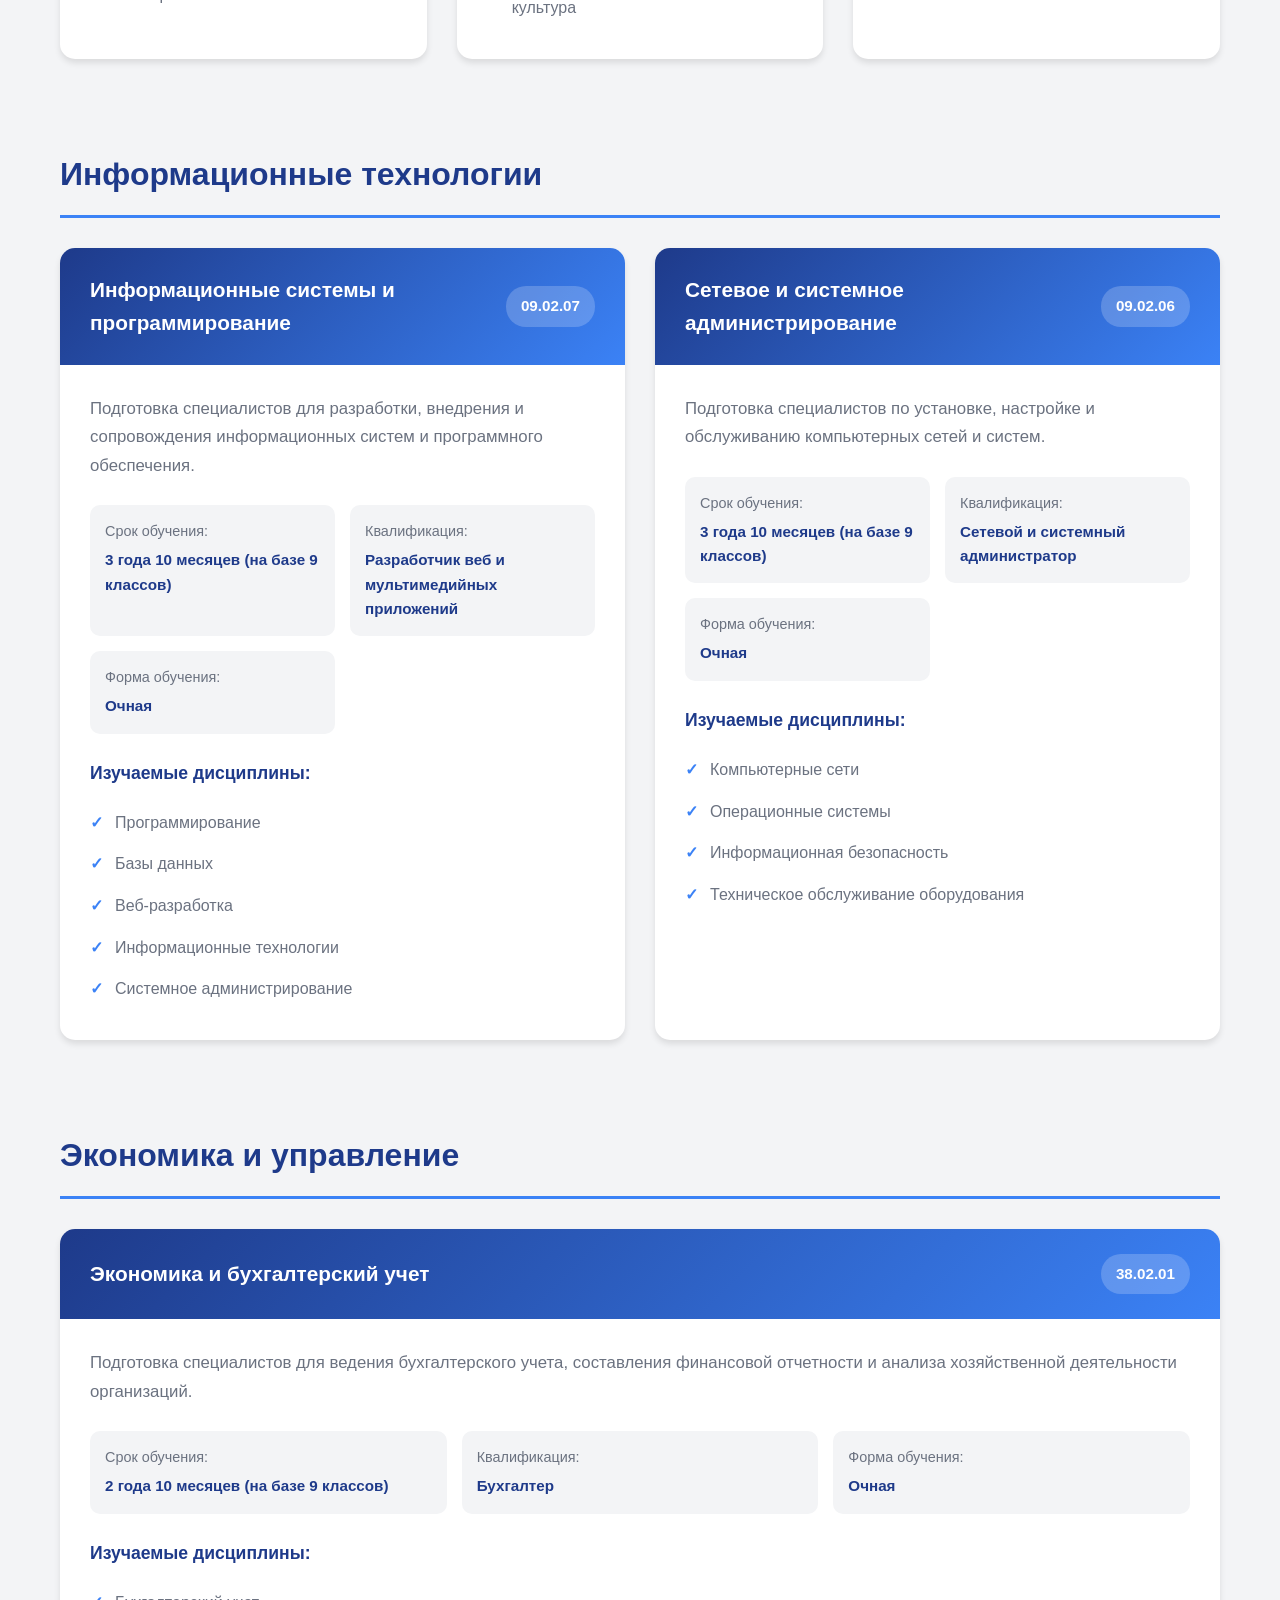
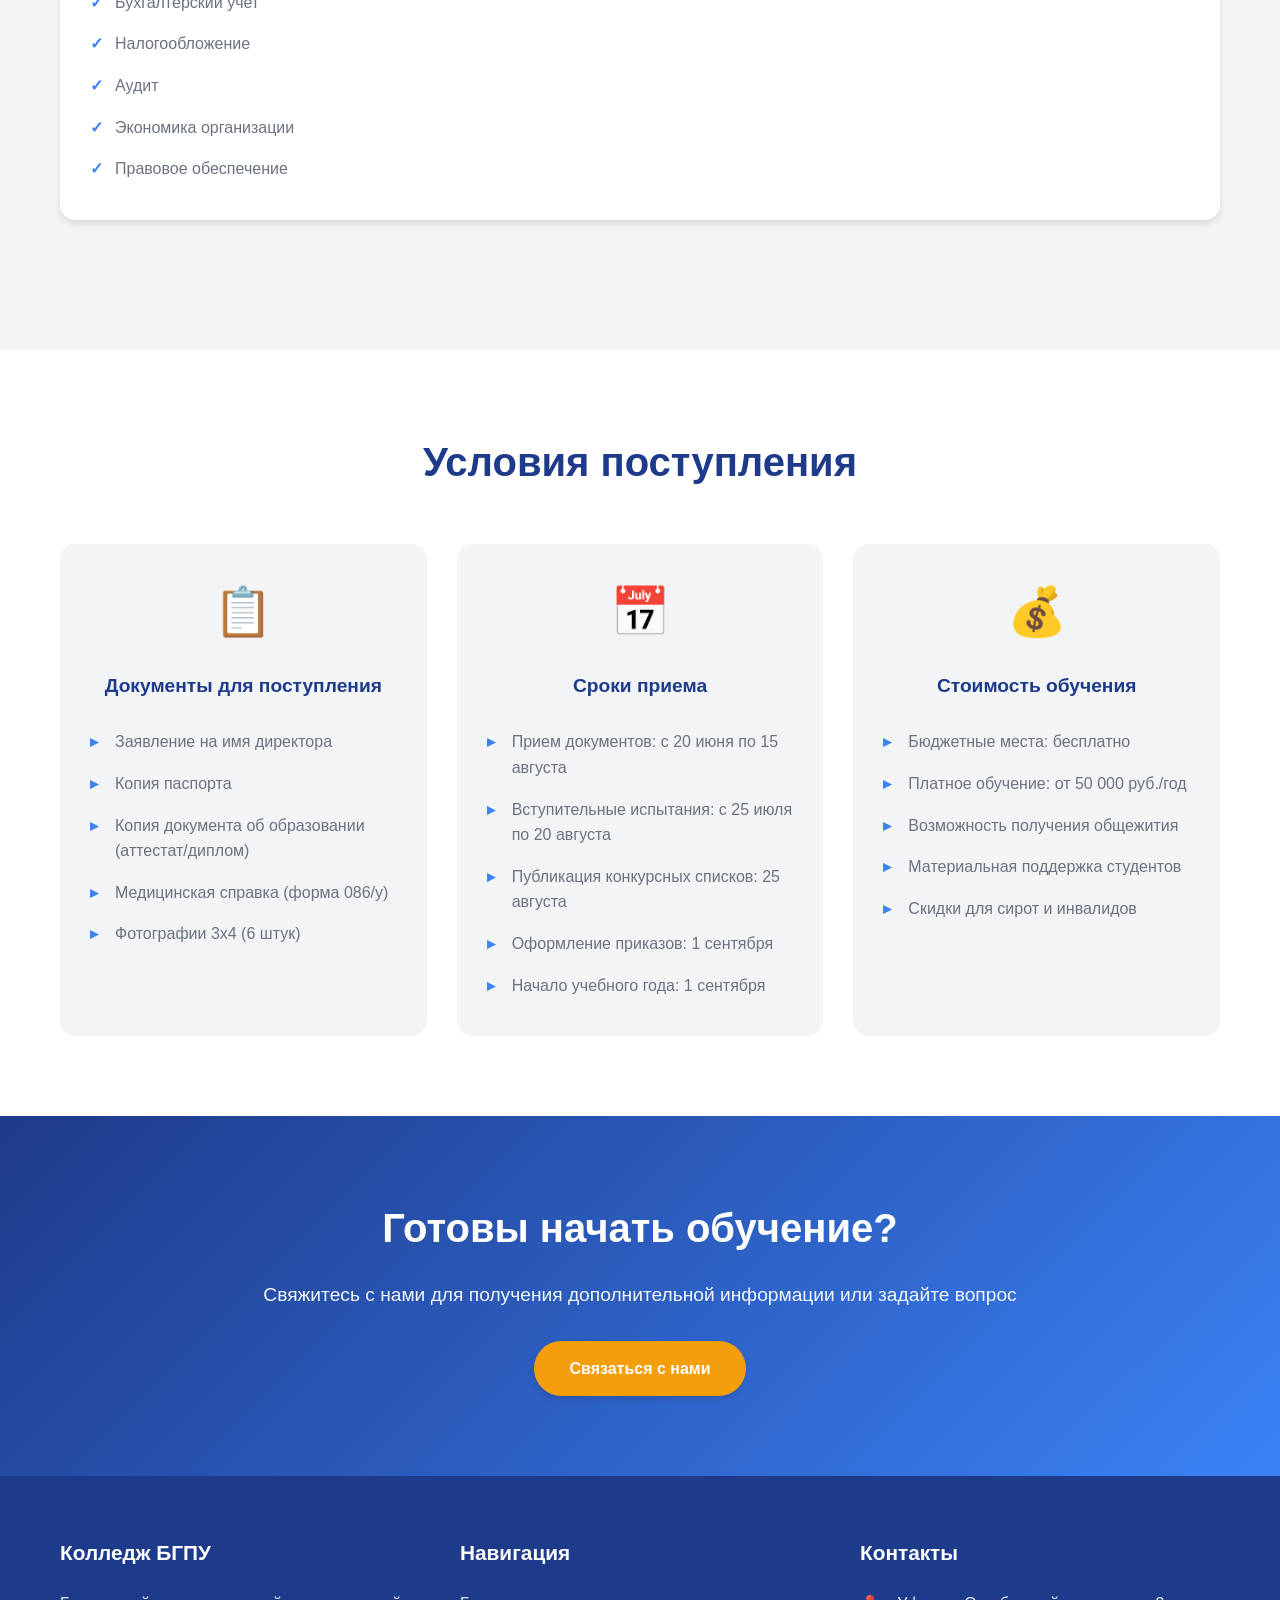
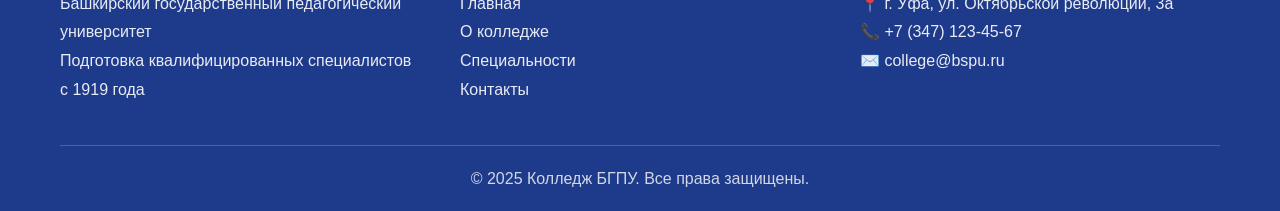
<file: колледж бгпу/programs.html>
<!DOCTYPE html>
<html lang="ru">
<head>
    <meta charset="UTF-8">
    <meta name="viewport" content="width=device-width, initial-scale=1.0">
    <title>Специальности - Колледж БГПУ</title>
    <link rel="stylesheet" href="style.css">
</head>
<body>
    <header>
        <div class="container">
            <div class="logo">
                <h1>Колледж БГПУ</h1>
                <p>Башкирский государственный педагогический университет</p>
            </div>
            <nav>
                <ul>
                    <li><a href="index.html">Главная</a></li>
                    <li><a href="about.html">О колледже</a></li>
                    <li><a href="programs.html" class="active">Специальности</a></li>
                    <li><a href="contacts.html">Контакты</a></li>
                </ul>
            </nav>
        </div>
    </header>

    <section class="page-header">
        <div class="container">
            <h1>Специальности</h1>
            <p>Выберите направление подготовки для вашего будущего</p>
        </div>
    </section>

    <section class="programs-intro">
        <div class="container">
            <p class="intro-text">Колледж БГПУ предлагает разнообразные программы подготовки специалистов в области педагогики, информационных технологий и других направлений. Все программы аккредитованы и соответствуют государственным образовательным стандартам.</p>
        </div>
    </section>

    <section class="programs-list">
        <div class="container">
            <div class="program-category">
                <h2>Педагогическое образование</h2>
                <div class="programs-grid">
                    <div class="program-card-detailed">
                        <div class="program-header">
                            <h3>Педагогика начального образования</h3>
                            <span class="program-code">44.02.01</span>
                        </div>
                        <div class="program-body">
                            <p class="program-description">Подготовка квалифицированных учителей начальных классов, способных организовать образовательный процесс в соответствии с современными требованиями.</p>
                            <div class="program-details">
                                <div class="detail-item">
                                    <span class="detail-label">Срок обучения:</span>
                                    <span class="detail-value">2 года 10 месяцев (на базе 9 классов)</span>
                                </div>
                                <div class="detail-item">
                                    <span class="detail-label">Квалификация:</span>
                                    <span class="detail-value">Учитель начальных классов</span>
                                </div>
                                <div class="detail-item">
                                    <span class="detail-label">Форма обучения:</span>
                                    <span class="detail-value">Очная</span>
                                </div>
                            </div>
                            <div class="program-subjects">
                                <h4>Изучаемые дисциплины:</h4>
                                <ul>
                                    <li>Педагогика и психология</li>
                                    <li>Методика начального образования</li>
                                    <li>Математика и информатика</li>
                                    <li>Русский язык и литература</li>
                                    <li>Иностранный язык</li>
                                </ul>
                            </div>
                        </div>
                    </div>

                    <div class="program-card-detailed">
                        <div class="program-header">
                            <h3>Дошкольное образование</h3>
                            <span class="program-code">44.02.02</span>
                        </div>
                        <div class="program-body">
                            <p class="program-description">Подготовка воспитателей дошкольных образовательных организаций, способных создавать развивающую среду для детей дошкольного возраста.</p>
                            <div class="program-details">
                                <div class="detail-item">
                                    <span class="detail-label">Срок обучения:</span>
                                    <span class="detail-value">2 года 10 месяцев (на базе 9 классов)</span>
                                </div>
                                <div class="detail-item">
                                    <span class="detail-label">Квалификация:</span>
                                    <span class="detail-value">Воспитатель детей дошкольного возраста</span>
                                </div>
                                <div class="detail-item">
                                    <span class="detail-label">Форма обучения:</span>
                                    <span class="detail-value">Очная</span>
                                </div>
                            </div>
                            <div class="program-subjects">
                                <h4>Изучаемые дисциплины:</h4>
                                <ul>
                                    <li>Дошкольная педагогика</li>
                                    <li>Детская психология</li>
                                    <li>Методика музыкального воспитания</li>
                                    <li>Методика изобразительного искусства</li>
                                    <li>Оздоровительная физическая культура</li>
                                </ul>
                            </div>
                        </div>
                    </div>

                    <div class="program-card-detailed">
                        <div class="program-header">
                            <h3>Педагогика дополнительного образования</h3>
                            <span class="program-code">44.02.03</span>
                        </div>
                        <div class="program-body">
                            <p class="program-description">Подготовка специалистов для организации досуговой деятельности и дополнительного образования детей и взрослых.</p>
                            <div class="program-details">
                                <div class="detail-item">
                                    <span class="detail-label">Срок обучения:</span>
                                    <span class="detail-value">3 года 10 месяцев (на базе 9 классов)</span>
                                </div>
                                <div class="detail-item">
                                    <span class="detail-label">Квалификация:</span>
                                    <span class="detail-value">Педагог дополнительного образования</span>
                                </div>
                                <div class="detail-item">
                                    <span class="detail-label">Форма обучения:</span>
                                    <span class="detail-value">Очная</span>
                                </div>
                            </div>
                            <div class="program-subjects">
                                <h4>Изучаемые дисциплины:</h4>
                                <ul>
                                    <li>Теория и методика дополнительного образования</li>
                                    <li>Организация досуговой деятельности</li>
                                    <li>Психология творческого развития</li>
                                    <li>Менеджмент в образовании</li>
                                </ul>
                            </div>
                        </div>
                    </div>
                </div>
            </div>

            <div class="program-category">
                <h2>Информационные технологии</h2>
                <div class="programs-grid">
                    <div class="program-card-detailed">
                        <div class="program-header">
                            <h3>Информационные системы и программирование</h3>
                            <span class="program-code">09.02.07</span>
                        </div>
                        <div class="program-body">
                            <p class="program-description">Подготовка специалистов для разработки, внедрения и сопровождения информационных систем и программного обеспечения.</p>
                            <div class="program-details">
                                <div class="detail-item">
                                    <span class="detail-label">Срок обучения:</span>
                                    <span class="detail-value">3 года 10 месяцев (на базе 9 классов)</span>
                                </div>
                                <div class="detail-item">
                                    <span class="detail-label">Квалификация:</span>
                                    <span class="detail-value">Разработчик веб и мультимедийных приложений</span>
                                </div>
                                <div class="detail-item">
                                    <span class="detail-label">Форма обучения:</span>
                                    <span class="detail-value">Очная</span>
                                </div>
                            </div>
                            <div class="program-subjects">
                                <h4>Изучаемые дисциплины:</h4>
                                <ul>
                                    <li>Программирование</li>
                                    <li>Базы данных</li>
                                    <li>Веб-разработка</li>
                                    <li>Информационные технологии</li>
                                    <li>Системное администрирование</li>
                                </ul>
                            </div>
                        </div>
                    </div>

                    <div class="program-card-detailed">
                        <div class="program-header">
                            <h3>Сетевое и системное администрирование</h3>
                            <span class="program-code">09.02.06</span>
                        </div>
                        <div class="program-body">
                            <p class="program-description">Подготовка специалистов по установке, настройке и обслуживанию компьютерных сетей и систем.</p>
                            <div class="program-details">
                                <div class="detail-item">
                                    <span class="detail-label">Срок обучения:</span>
                                    <span class="detail-value">3 года 10 месяцев (на базе 9 классов)</span>
                                </div>
                                <div class="detail-item">
                                    <span class="detail-label">Квалификация:</span>
                                    <span class="detail-value">Сетевой и системный администратор</span>
                                </div>
                                <div class="detail-item">
                                    <span class="detail-label">Форма обучения:</span>
                                    <span class="detail-value">Очная</span>
                                </div>
                            </div>
                            <div class="program-subjects">
                                <h4>Изучаемые дисциплины:</h4>
                                <ul>
                                    <li>Компьютерные сети</li>
                                    <li>Операционные системы</li>
                                    <li>Информационная безопасность</li>
                                    <li>Техническое обслуживание оборудования</li>
                                </ul>
                            </div>
                        </div>
                    </div>
                </div>
            </div>

            <div class="program-category">
                <h2>Экономика и управление</h2>
                <div class="programs-grid">
                    <div class="program-card-detailed">
                        <div class="program-header">
                            <h3>Экономика и бухгалтерский учет</h3>
                            <span class="program-code">38.02.01</span>
                        </div>
                        <div class="program-body">
                            <p class="program-description">Подготовка специалистов для ведения бухгалтерского учета, составления финансовой отчетности и анализа хозяйственной деятельности организаций.</p>
                            <div class="program-details">
                                <div class="detail-item">
                                    <span class="detail-label">Срок обучения:</span>
                                    <span class="detail-value">2 года 10 месяцев (на базе 9 классов)</span>
                                </div>
                                <div class="detail-item">
                                    <span class="detail-label">Квалификация:</span>
                                    <span class="detail-value">Бухгалтер</span>
                                </div>
                                <div class="detail-item">
                                    <span class="detail-label">Форма обучения:</span>
                                    <span class="detail-value">Очная</span>
                                </div>
                            </div>
                            <div class="program-subjects">
                                <h4>Изучаемые дисциплины:</h4>
                                <ul>
                                    <li>Бухгалтерский учет</li>
                                    <li>Налогообложение</li>
                                    <li>Аудит</li>
                                    <li>Экономика организации</li>
                                    <li>Правовое обеспечение</li>
                                </ul>
                            </div>
                        </div>
                    </div>
                </div>
            </div>
        </div>
    </section>

    <section class="admission-info">
        <div class="container">
            <h2>Условия поступления</h2>
            <div class="admission-grid">
                <div class="admission-card">
                    <div class="admission-icon">📋</div>
                    <h3>Документы для поступления</h3>
                    <ul>
                        <li>Заявление на имя директора</li>
                        <li>Копия паспорта</li>
                        <li>Копия документа об образовании (аттестат/диплом)</li>
                        <li>Медицинская справка (форма 086/у)</li>
                        <li>Фотографии 3x4 (6 штук)</li>
                    </ul>
                </div>
                <div class="admission-card">
                    <div class="admission-icon">📅</div>
                    <h3>Сроки приема</h3>
                    <ul>
                        <li>Прием документов: с 20 июня по 15 августа</li>
                        <li>Вступительные испытания: с 25 июля по 20 августа</li>
                        <li>Публикация конкурсных списков: 25 августа</li>
                        <li>Оформление приказов: 1 сентября</li>
                        <li>Начало учебного года: 1 сентября</li>
                    </ul>
                </div>
                <div class="admission-card">
                    <div class="admission-icon">💰</div>
                    <h3>Стоимость обучения</h3>
                    <ul>
                        <li>Бюджетные места: бесплатно</li>
                        <li>Платное обучение: от 50 000 руб./год</li>
                        <li>Возможность получения общежития</li>
                        <li>Материальная поддержка студентов</li>
                        <li>Скидки для сирот и инвалидов</li>
                    </ul>
                </div>
            </div>
        </div>
    </section>

    <section class="cta-section">
        <div class="container">
            <h2>Готовы начать обучение?</h2>
            <p>Свяжитесь с нами для получения дополнительной информации или задайте вопрос</p>
            <a href="contacts.html" class="btn">Связаться с нами</a>
        </div>
    </section>

    <footer>
        <div class="container">
            <div class="footer-content">
                <div class="footer-section">
                    <h3>Колледж БГПУ</h3>
                    <p>Башкирский государственный педагогический университет</p>
                    <p>Подготовка квалифицированных специалистов с 1919 года</p>
                </div>
                <div class="footer-section">
                    <h3>Навигация</h3>
                    <ul>
                        <li><a href="index.html">Главная</a></li>
                        <li><a href="about.html">О колледже</a></li>
                        <li><a href="programs.html">Специальности</a></li>
                        <li><a href="contacts.html">Контакты</a></li>
                    </ul>
                </div>
                <div class="footer-section">
                    <h3>Контакты</h3>
                    <p>📍 г. Уфа, ул. Октябрьской революции, 3а</p>
                    <p>📞 +7 (347) 123-45-67</p>
                    <p>✉️ college@bspu.ru</p>
                </div>
            </div>
            <div class="footer-bottom">
                <p>&copy; 2025 Колледж БГПУ. Все права защищены.</p>
            </div>
        </div>
    </footer>
</body>
</html>
</file>
<file: колледж бгпу/style.css>
* {
    margin: 0;
    padding: 0;
    box-sizing: border-box;
}

:root {
    --primary-color: #1e3a8a;
    --secondary-color: #3b82f6;
    --accent-color: #f59e0b;
    --text-dark: #1f2937;
    --text-light: #6b7280;
    --bg-light: #f3f4f6;
    --white: #ffffff;
    --shadow: 0 4px 6px rgba(0, 0, 0, 0.1);
    --shadow-lg: 0 10px 25px rgba(0, 0, 0, 0.15);
}

body {
    font-family: 'Segoe UI', Tahoma, Geneva, Verdana, sans-serif;
    line-height: 1.6;
    color: var(--text-dark);
    overflow-x: hidden;
}

.container {
    max-width: 1200px;
    margin: 0 auto;
    padding: 0 20px;
}

/* Header */
header {
    background: var(--white);
    box-shadow: var(--shadow);
    position: sticky;
    top: 0;
    z-index: 1000;
}

header .container {
    display: flex;
    justify-content: space-between;
    align-items: center;
    padding: 15px 20px;
}

.logo h1 {
    color: var(--primary-color);
    font-size: 1.8rem;
    font-weight: 700;
}

.logo p {
    color: var(--text-light);
    font-size: 0.85rem;
}

nav ul {
    display: flex;
    list-style: none;
    gap: 30px;
}

nav a {
    text-decoration: none;
    color: var(--text-dark);
    font-weight: 500;
    transition: color 0.3s;
    padding: 8px 0;
}

nav a:hover,
nav a.active {
    color: var(--secondary-color);
    border-bottom: 2px solid var(--secondary-color);
}

/* Hero Section */
.hero {
    background: linear-gradient(135deg, var(--primary-color) 0%, var(--secondary-color) 100%);
    color: var(--white);
    padding: 100px 20px;
    text-align: center;
}

.hero h2 {
    font-size: 3rem;
    margin-bottom: 20px;
    animation: fadeInUp 1s ease;
}

.hero p {
    font-size: 1.3rem;
    margin-bottom: 30px;
    opacity: 0.95;
}

.btn {
    display: inline-block;
    background: var(--accent-color);
    color: var(--white);
    padding: 15px 35px;
    text-decoration: none;
    border-radius: 50px;
    font-weight: 600;
    transition: all 0.3s;
    box-shadow: var(--shadow);
}

.btn:hover {
    transform: translateY(-3px);
    box-shadow: var(--shadow-lg);
    background: #d97706;
}

.btn-secondary {
    background: var(--white);
    color: var(--primary-color);
}

.btn-secondary:hover {
    background: var(--bg-light);
    color: var(--primary-color);
}

/* Features Section */
.features {
    padding: 80px 20px;
    background: var(--white);
}

.features h2 {
    text-align: center;
    font-size: 2.5rem;
    margin-bottom: 50px;
    color: var(--primary-color);
}

.features-grid {
    display: grid;
    grid-template-columns: repeat(auto-fit, minmax(250px, 1fr));
    gap: 30px;
}

.feature-card {
    background: var(--white);
    padding: 30px;
    border-radius: 15px;
    box-shadow: var(--shadow);
    text-align: center;
    transition: all 0.3s;
    border: 1px solid #e5e7eb;
}

.feature-card:hover {
    transform: translateY(-10px);
    box-shadow: var(--shadow-lg);
}

.feature-card .icon {
    font-size: 3.5rem;
    margin-bottom: 20px;
}

.feature-card h3 {
    color: var(--primary-color);
    margin-bottom: 15px;
    font-size: 1.3rem;
}

.feature-card p {
    color: var(--text-light);
    line-height: 1.6;
}

/* Programs Preview */
.programs-preview {
    padding: 80px 20px;
    background: var(--bg-light);
}

.programs-preview h2 {
    text-align: center;
    font-size: 2.5rem;
    margin-bottom: 50px;
    color: var(--primary-color);
}

.programs-grid {
    display: grid;
    grid-template-columns: repeat(auto-fit, minmax(300px, 1fr));
    gap: 30px;
    margin-bottom: 40px;
}

.program-card {
    background: var(--white);
    padding: 30px;
    border-radius: 15px;
    box-shadow: var(--shadow);
    transition: all 0.3s;
    border-left: 4px solid var(--secondary-color);
}

.program-card:hover {
    transform: translateY(-5px);
    box-shadow: var(--shadow-lg);
}

.program-card h3 {
    color: var(--primary-color);
    margin-bottom: 10px;
    font-size: 1.3rem;
}

.program-card p {
    color: var(--text-light);
    margin-bottom: 15px;
}

.program-card .duration {
    display: inline-block;
    background: var(--secondary-color);
    color: var(--white);
    padding: 5px 15px;
    border-radius: 20px;
    font-size: 0.9rem;
    font-weight: 500;
}

.programs-preview .btn {
    display: block;
    width: fit-content;
    margin: 0 auto;
}

/* News Section */
.news {
    padding: 80px 20px;
    background: var(--white);
}

.news h2 {
    text-align: center;
    font-size: 2.5rem;
    margin-bottom: 50px;
    color: var(--primary-color);
}

.news-grid {
    display: grid;
    grid-template-columns: repeat(auto-fit, minmax(300px, 1fr));
    gap: 30px;
}

.news-card {
    background: var(--bg-light);
    padding: 25px;
    border-radius: 15px;
    transition: all 0.3s;
}

.news-card:hover {
    transform: translateY(-5px);
    box-shadow: var(--shadow-lg);
}

.news-date {
    color: var(--secondary-color);
    font-weight: 600;
    margin-bottom: 10px;
    font-size: 0.9rem;
}

.news-card h3 {
    color: var(--primary-color);
    margin-bottom: 10px;
    font-size: 1.2rem;
}

.news-card p {
    color: var(--text-light);
}

/* Footer */
footer {
    background: var(--primary-color);
    color: var(--white);
    padding: 60px 20px 20px;
}

.footer-content {
    display: grid;
    grid-template-columns: repeat(auto-fit, minmax(250px, 1fr));
    gap: 40px;
    margin-bottom: 40px;
}

.footer-section h3 {
    margin-bottom: 20px;
    font-size: 1.3rem;
}

.footer-section p,
.footer-section ul {
    color: rgba(255, 255, 255, 0.9);
    line-height: 1.8;
}

.footer-section ul {
    list-style: none;
}

.footer-section a {
    color: rgba(255, 255, 255, 0.9);
    text-decoration: none;
    transition: color 0.3s;
}

.footer-section a:hover {
    color: var(--accent-color);
}

.footer-bottom {
    text-align: center;
    padding-top: 20px;
    border-top: 1px solid rgba(255, 255, 255, 0.2);
    color: rgba(255, 255, 255, 0.8);
}

/* Animations */
@keyframes fadeInUp {
    from {
        opacity: 0;
        transform: translateY(30px);
    }
    to {
        opacity: 1;
        transform: translateY(0);
    }
}

/* Page Header */
.page-header {
    background: linear-gradient(135deg, var(--primary-color) 0%, var(--secondary-color) 100%);
    color: var(--white);
    padding: 60px 20px;
    text-align: center;
}

.page-header h1 {
    font-size: 2.5rem;
    margin-bottom: 15px;
}

.page-header p {
    font-size: 1.2rem;
    opacity: 0.95;
}

/* About Page */
.about-intro {
    padding: 80px 20px;
    background: var(--white);
}

.about-content {
    display: grid;
    grid-template-columns: 2fr 1fr;
    gap: 40px;
    align-items: start;
}

.about-text h2 {
    color: var(--primary-color);
    font-size: 2rem;
    margin-bottom: 20px;
}

.about-text p {
    color: var(--text-light);
    margin-bottom: 15px;
    line-height: 1.8;
}

.about-stats {
    display: grid;
    grid-template-columns: 1fr 1fr;
    gap: 20px;
}

.stat-card {
    background: linear-gradient(135deg, var(--primary-color) 0%, var(--secondary-color) 100%);
    color: var(--white);
    padding: 30px 20px;
    border-radius: 15px;
    text-align: center;
    box-shadow: var(--shadow);
}

.stat-number {
    font-size: 2.5rem;
    font-weight: 700;
    margin-bottom: 10px;
}

.stat-label {
    font-size: 0.95rem;
    opacity: 0.95;
}

.mission {
    padding: 80px 20px;
    background: var(--bg-light);
}

.mission h2 {
    text-align: center;
    font-size: 2.5rem;
    margin-bottom: 50px;
    color: var(--primary-color);
}

.mission-grid {
    display: grid;
    grid-template-columns: repeat(auto-fit, minmax(280px, 1fr));
    gap: 30px;
}

.mission-card {
    background: var(--white);
    padding: 35px;
    border-radius: 15px;
    box-shadow: var(--shadow);
    text-align: center;
    transition: all 0.3s;
}

.mission-card:hover {
    transform: translateY(-10px);
    box-shadow: var(--shadow-lg);
}

.mission-icon {
    font-size: 3.5rem;
    margin-bottom: 20px;
}

.mission-card h3 {
    color: var(--primary-color);
    margin-bottom: 15px;
    font-size: 1.4rem;
}

.mission-card p {
    color: var(--text-light);
    line-height: 1.7;
}

.advantages {
    padding: 80px 20px;
    background: var(--white);
}

.advantages h2 {
    text-align: center;
    font-size: 2.5rem;
    margin-bottom: 50px;
    color: var(--primary-color);
}

.advantages-grid {
    display: grid;
    grid-template-columns: repeat(auto-fit, minmax(300px, 1fr));
    gap: 30px;
}

.advantage-item {
    background: var(--bg-light);
    padding: 30px;
    border-radius: 15px;
    transition: all 0.3s;
    border-left: 4px solid var(--secondary-color);
}

.advantage-item:hover {
    transform: translateY(-5px);
    box-shadow: var(--shadow-lg);
}

.advantage-number {
    color: var(--secondary-color);
    font-size: 2rem;
    font-weight: 700;
    margin-bottom: 15px;
}

.advantage-item h3 {
    color: var(--primary-color);
    margin-bottom: 10px;
    font-size: 1.2rem;
}

.advantage-item p {
    color: var(--text-light);
    line-height: 1.6;
}

.leadership {
    padding: 80px 20px;
    background: var(--bg-light);
}

.leadership h2 {
    text-align: center;
    font-size: 2.5rem;
    margin-bottom: 50px;
    color: var(--primary-color);
}

.leadership-grid {
    display: grid;
    grid-template-columns: repeat(auto-fit, minmax(280px, 1fr));
    gap: 30px;
}

.leader-card {
    background: var(--white);
    padding: 35px;
    border-radius: 15px;
    box-shadow: var(--shadow);
    text-align: center;
    transition: all 0.3s;
}

.leader-card:hover {
    transform: translateY(-10px);
    box-shadow: var(--shadow-lg);
}

.leader-avatar {
    font-size: 4rem;
    margin-bottom: 20px;
}

.leader-card h3 {
    color: var(--primary-color);
    margin-bottom: 10px;
    font-size: 1.2rem;
}

.leader-position {
    color: var(--secondary-color);
    font-weight: 600;
    margin-bottom: 15px;
    font-size: 0.95rem;
}

.leader-info {
    color: var(--text-light);
    line-height: 1.6;
}

.partners {
    padding: 80px 20px;
    background: var(--white);
}

.partners h2 {
    text-align: center;
    font-size: 2.5rem;
    margin-bottom: 20px;
    color: var(--primary-color);
}

.partners-intro {
    text-align: center;
    color: var(--text-light);
    margin-bottom: 50px;
    font-size: 1.1rem;
}

.partners-grid {
    display: grid;
    grid-template-columns: repeat(auto-fit, minmax(250px, 1fr));
    gap: 30px;
}

.partner-card {
    background: var(--bg-light);
    padding: 30px;
    border-radius: 15px;
    text-align: center;
    transition: all 0.3s;
}

.partner-card:hover {
    transform: translateY(-5px);
    box-shadow: var(--shadow-lg);
}

.partner-card h3 {
    color: var(--primary-color);
    margin-bottom: 10px;
    font-size: 1.2rem;
}

.partner-card p {
    color: var(--text-light);
}

/* Programs Page */
.programs-intro {
    padding: 40px 20px;
    background: var(--white);
}

.intro-text {
    text-align: center;
    font-size: 1.1rem;
    color: var(--text-light);
    line-height: 1.8;
    max-width: 900px;
    margin: 0 auto;
}

.programs-list {
    padding: 60px 20px;
    background: var(--bg-light);
}

.program-category {
    margin-bottom: 60px;
}

.program-category:last-child {
    margin-bottom: 0;
}

.program-category h2 {
    color: var(--primary-color);
    font-size: 2rem;
    margin-bottom: 30px;
    padding-bottom: 15px;
    border-bottom: 3px solid var(--secondary-color);
}

.program-card-detailed {
    background: var(--white);
    border-radius: 15px;
    box-shadow: var(--shadow);
    overflow: hidden;
    margin-bottom: 30px;
    transition: all 0.3s;
}

.program-card-detailed:hover {
    transform: translateY(-5px);
    box-shadow: var(--shadow-lg);
}

.program-header {
    background: linear-gradient(135deg, var(--primary-color) 0%, var(--secondary-color) 100%);
    color: var(--white);
    padding: 25px 30px;
    display: flex;
    justify-content: space-between;
    align-items: center;
    flex-wrap: wrap;
    gap: 15px;
}

.program-header h3 {
    font-size: 1.3rem;
    flex: 1;
}

.program-code {
    background: rgba(255, 255, 255, 0.2);
    padding: 8px 15px;
    border-radius: 20px;
    font-weight: 600;
    font-size: 0.95rem;
}

.program-body {
    padding: 30px;
}

.program-description {
    color: var(--text-light);
    margin-bottom: 25px;
    line-height: 1.7;
    font-size: 1.05rem;
}

.program-details {
    display: grid;
    grid-template-columns: repeat(auto-fit, minmax(200px, 1fr));
    gap: 15px;
    margin-bottom: 25px;
}

.detail-item {
    background: var(--bg-light);
    padding: 15px;
    border-radius: 10px;
}

.detail-label {
    display: block;
    color: var(--text-light);
    font-size: 0.9rem;
    margin-bottom: 5px;
}

.detail-value {
    display: block;
    color: var(--primary-color);
    font-weight: 600;
    font-size: 0.95rem;
}

.program-subjects h4 {
    color: var(--primary-color);
    margin-bottom: 15px;
    font-size: 1.1rem;
}

.program-subjects ul {
    list-style: none;
    padding-left: 0;
}

.program-subjects li {
    padding: 8px 0 8px 25px;
    position: relative;
    color: var(--text-light);
}

.program-subjects li:before {
    content: "✓";
    position: absolute;
    left: 0;
    color: var(--secondary-color);
    font-weight: bold;
}

.admission-info {
    padding: 80px 20px;
    background: var(--white);
}

.admission-info h2 {
    text-align: center;
    font-size: 2.5rem;
    margin-bottom: 50px;
    color: var(--primary-color);
}

.admission-grid {
    display: grid;
    grid-template-columns: repeat(auto-fit, minmax(280px, 1fr));
    gap: 30px;
}

.admission-card {
    background: var(--bg-light);
    padding: 30px;
    border-radius: 15px;
    transition: all 0.3s;
}

.admission-card:hover {
    transform: translateY(-5px);
    box-shadow: var(--shadow-lg);
}

.admission-icon {
    font-size: 3rem;
    margin-bottom: 20px;
    text-align: center;
}

.admission-card h3 {
    color: var(--primary-color);
    margin-bottom: 20px;
    font-size: 1.2rem;
    text-align: center;
}

.admission-card ul {
    list-style: none;
}

.admission-card li {
    padding: 8px 0 8px 25px;
    position: relative;
    color: var(--text-light);
}

.admission-card li:before {
    content: "▸";
    position: absolute;
    left: 0;
    color: var(--secondary-color);
    font-weight: bold;
}

.cta-section {
    background: linear-gradient(135deg, var(--primary-color) 0%, var(--secondary-color) 100%);
    color: var(--white);
    padding: 80px 20px;
    text-align: center;
}

.cta-section h2 {
    font-size: 2.5rem;
    margin-bottom: 20px;
}

.cta-section p {
    font-size: 1.2rem;
    margin-bottom: 30px;
    opacity: 0.95;
}

.cta-section .btn {
    background: var(--accent-color);
    color: var(--white);
}

.cta-section .btn:hover {
    background: #d97706;
}

/* Contacts Page */
.contacts-content {
    padding: 80px 20px;
    background: var(--white);
}

.contacts-grid {
    display: grid;
    grid-template-columns: 1fr 1.5fr;
    gap: 50px;
}

.contact-info h2 {
    color: var(--primary-color);
    font-size: 2rem;
    margin-bottom: 30px;
}

.contact-card {
    display: flex;
    gap: 20px;
    margin-bottom: 25px;
    padding: 20px;
    background: var(--bg-light);
    border-radius: 12px;
    transition: all 0.3s;
}

.contact-card:hover {
    transform: translateX(5px);
    box-shadow: var(--shadow);
}

.contact-icon {
    font-size: 2.5rem;
    flex-shrink: 0;
}

.contact-details h3 {
    color: var(--primary-color);
    margin-bottom: 10px;
    font-size: 1.1rem;
}

.contact-details p {
    color: var(--text-light);
    margin-bottom: 5px;
    line-height: 1.6;
}

.contact-form-section {
    background: var(--bg-light);
    padding: 40px;
    border-radius: 15px;
}

.contact-form-section h2 {
    color: var(--primary-color);
    font-size: 2rem;
    margin-bottom: 15px;
}

.form-intro {
    color: var(--text-light);
    margin-bottom: 30px;
    line-height: 1.7;
}

.form-group {
    margin-bottom: 20px;
}

.form-group label {
    display: block;
    color: var(--text-dark);
    font-weight: 600;
    margin-bottom: 8px;
}

.form-group input,
.form-group select,
.form-group textarea {
    width: 100%;
    padding: 12px 15px;
    border: 2px solid #e5e7eb;
    border-radius: 8px;
    font-size: 1rem;
    font-family: inherit;
    transition: all 0.3s;
}

.form-group input:focus,
.form-group select:focus,
.form-group textarea:focus {
    outline: none;
    border-color: var(--secondary-color);
    box-shadow: 0 0 0 3px rgba(59, 130, 246, 0.1);
}

.form-group textarea {
    resize: vertical;
    min-height: 120px;
}

.contact-form .btn {
    width: 100%;
    padding: 15px;
    font-size: 1.05rem;
}

.map-section {
    padding: 80px 20px;
    background: var(--bg-light);
}

.map-section h2 {
    text-align: center;
    font-size: 2.5rem;
    margin-bottom: 50px;
    color: var(--primary-color);
}

.map-container {
    background: var(--white);
    border-radius: 15px;
    overflow: hidden;
    box-shadow: var(--shadow);
}

.map-placeholder {
    padding: 60px 40px;
    text-align: center;
    background: linear-gradient(135deg, #f3f4f6 0%, #e5e7eb 100%);
}

.map-icon {
    font-size: 5rem;
    margin-bottom: 20px;
}

.map-placeholder h3 {
    color: var(--primary-color);
    font-size: 1.8rem;
    margin-bottom: 15px;
}

.map-placeholder > p {
    color: var(--text-light);
    margin-bottom: 30px;
    font-size: 1.1rem;
}

.transport-info {
    display: flex;
    justify-content: center;
    gap: 40px;
    flex-wrap: wrap;
}

.transport-item {
    display: flex;
    align-items: center;
    gap: 10px;
    background: var(--white);
    padding: 15px 25px;
    border-radius: 10px;
    box-shadow: var(--shadow);
}

.transport-icon {
    font-size: 1.8rem;
}

.transport-item span:last-child {
    color: var(--text-dark);
    font-weight: 500;
}

.faq-section {
    padding: 80px 20px;
    background: var(--white);
}

.faq-section h2 {
    text-align: center;
    font-size: 2.5rem;
    margin-bottom: 50px;
    color: var(--primary-color);
}

.faq-grid {
    display: grid;
    grid-template-columns: repeat(auto-fit, minmax(300px, 1fr));
    gap: 30px;
}

.faq-item {
    background: var(--bg-light);
    padding: 30px;
    border-radius: 15px;
    border-left: 4px solid var(--secondary-color);
    transition: all 0.3s;
}

.faq-item:hover {
    transform: translateY(-5px);
    box-shadow: var(--shadow-lg);
}

.faq-item h3 {
    color: var(--primary-color);
    margin-bottom: 15px;
    font-size: 1.2rem;
}

.faq-item p {
    color: var(--text-light);
    line-height: 1.7;
}

/* Responsive Design */
@media (max-width: 768px) {
    header .container {
        flex-direction: column;
        gap: 20px;
    }

    nav ul {
        gap: 15px;
        flex-wrap: wrap;
        justify-content: center;
    }

    .hero h2 {
        font-size: 2rem;
    }

    .hero p {
        font-size: 1.1rem;
    }

    .features h2,
    .programs-preview h2,
    .news h2 {
        font-size: 2rem;
    }

    .features-grid,
    .programs-grid,
    .news-grid {
        grid-template-columns: 1fr;
    }

    .footer-content {
        grid-template-columns: 1fr;
    }
}

@media (max-width: 480px) {
    .logo h1 {
        font-size: 1.5rem;
    }

    .hero h2 {
        font-size: 1.6rem;
    }

    .hero {
        padding: 60px 20px;
    }

    .features,
    .programs-preview,
    .news {
        padding: 50px 20px;
    }

    .about-content {
        grid-template-columns: 1fr;
    }

    .about-stats {
        grid-template-columns: 1fr;
    }

    .contacts-grid {
        grid-template-columns: 1fr;
    }

    .contact-form-section {
        padding: 25px;
    }

    .program-header {
        flex-direction: column;
        align-items: flex-start;
    }

    .program-details {
        grid-template-columns: 1fr;
    }

    .transport-info {
        flex-direction: column;
        gap: 15px;
    }

    .page-header h1 {
        font-size: 2rem;
    }

    .mission h2,
    .advantages h2,
    .leadership h2,
    .partners h2,
    .admission-info h2,
    .map-section h2,
    .faq-section h2 {
        font-size: 1.8rem;
    }
}
</file>
<file: style.css>
body{
    background-color: rgb(71, 71, 68);
}

/* Logo Styles */
.logo-container {
    display: flex;
    align-items: center;
    gap: 10px;
}

.logo-icon {
    width: 35px;
    height: 35px;
    object-fit: contain;
}

.navbar-brand {
    font-size: 1.3rem;
}

/* Slider Styles */
.slider-container {
    position: relative;
    width: 100%;
    max-width: 1200px;
    height: 500px;
    margin: 30px auto;
    overflow: hidden;
    border-radius: 15px;
    box-shadow: 0 10px 40px rgba(0, 0, 0, 0.5);
}

.slider {
    position: relative;
    width: 100%;
    height: 100%;
}

.slide {
    position: absolute;
    top: 0;
    left: 0;
    width: 100%;
    height: 100%;
    opacity: 0;
    transition: opacity 0.8s ease-in-out;
    display: flex;
    align-items: center;
    justify-content: center;
}

.slide.active {
    opacity: 1;
    z-index: 1;
}

.slide img {
    width: 100%;
    height: 100%;
    object-fit: cover;
    position: absolute;
    top: 0;
    left: 0;
}

/* Navigation Arrows */
.slider-arrow {
    position: absolute;
    top: 50%;
    transform: translateY(-50%);
    background: rgba(0, 0, 0, 0.6);
    color: white;
    border: none;
    width: 45px;
    height: 45px;
    border-radius: 50%;
    font-size: 22px;
    cursor: pointer;
    z-index: 10;
    transition: all 0.3s ease;
    display: flex;
    align-items: center;
    justify-content: center;
}

.slider-arrow:hover {
    background: rgba(0, 0, 0, 0.8);
    transform: translateY(-50%) scale(1.1);
}

.slider-arrow.prev {
    left: 15px;
}

.slider-arrow.next {
    right: 15px;
}

/* Dots Indicator */
.slider-dots {
    position: absolute;
    bottom: 20px;
    left: 50%;
    transform: translateX(-50%);
    display: flex;
    gap: 10px;
    z-index: 10;
}

.dot {
    width: 12px;
    height: 12px;
    border-radius: 50%;
    background: rgba(255, 255, 255, 0.4);
    cursor: pointer;
    transition: all 0.3s ease;
    border: 2px solid rgba(255, 255, 255, 0.6);
}

.dot.active {
    background: #ffffff;
    border-color: #ffffff;
    transform: scale(1.2);
}

.dot:hover {
    background: rgba(255, 255, 255, 0.7);
    transform: scale(1.1);
}

/* Responsive Design */
@media (max-width: 768px) {
    .slider-container {
        height: 350px;
        margin: 20px 15px;
    }
    
    .slider-arrow {
        width: 38px;
        height: 38px;
        font-size: 18px;
    }
    
    .slider-arrow.prev {
        left: 8px;
    }
    
    .slider-arrow.next {
        right: 8px;
    }
    
    .logo-icon {
        width: 28px;
        height: 28px;
    }
    
    .navbar-brand {
        font-size: 1.1rem;
    }
}
</file>
